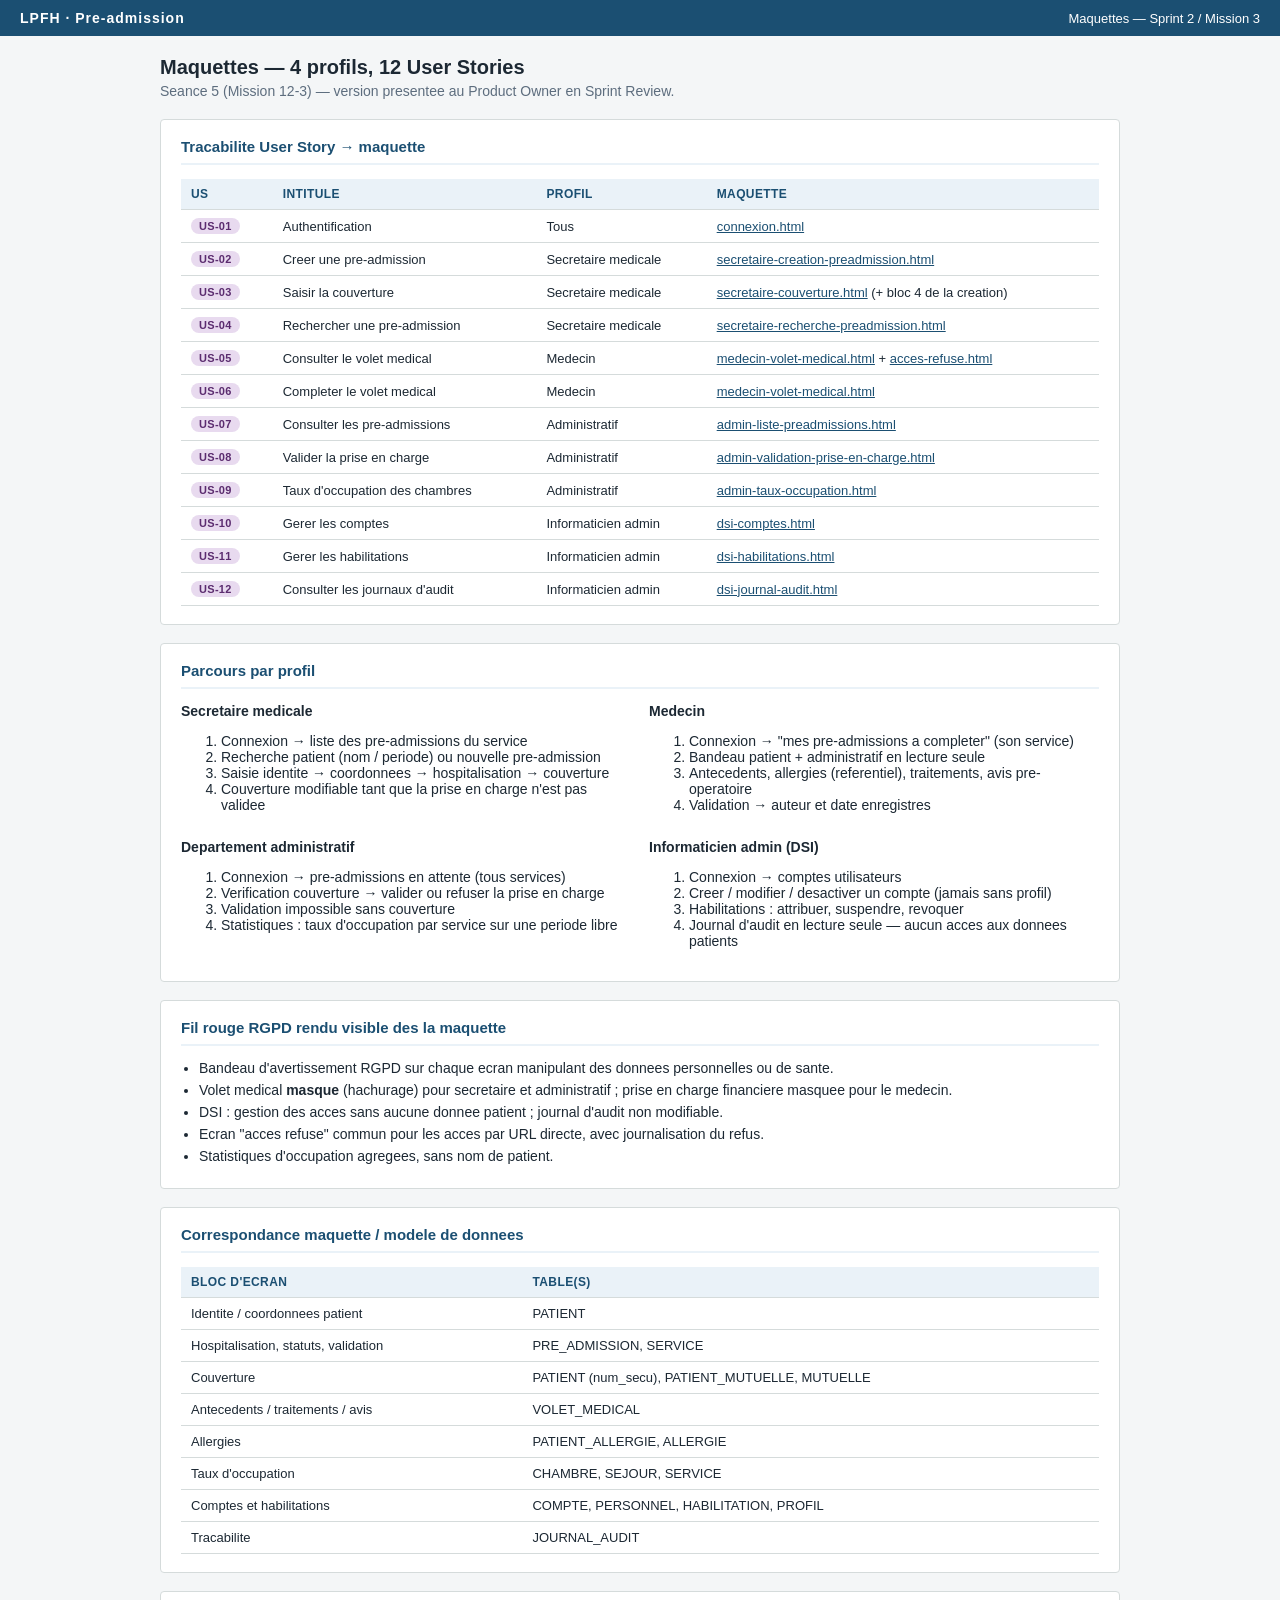
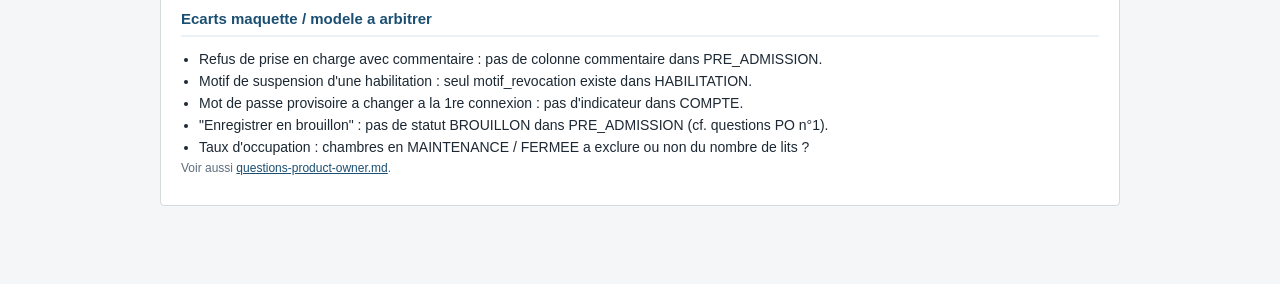
<file: maquettes/index.html>
<!DOCTYPE html>
<html lang="fr">
<head>
<meta charset="utf-8">
<title>Maquettes - AP Pre-admission LPFH - Sprint 2</title>
<link rel="stylesheet" href="style.css">
</head>
<body>
<header class="app"><div class="logo">LPFH &middot; Pre-admission</div><div class="user">Maquettes &mdash; Sprint 2 / Mission 3</div></header>
<main>
  <h1>Maquettes &mdash; 4 profils, 12 User Stories</h1>
  <p class="sous-titre">Seance 5 (Mission 12-3) &mdash; version presentee au Product Owner en Sprint Review.</p>

  <section class="carte">
    <h2>Tracabilite User Story &rarr; maquette</h2>
    <table>
      <tr><th>US</th><th>Intitule</th><th>Profil</th><th>Maquette</th></tr>
      <tr><td><span class="us">US-01</span></td><td>Authentification</td><td>Tous</td><td><a href="connexion.html">connexion.html</a></td></tr>
      <tr><td><span class="us">US-02</span></td><td>Creer une pre-admission</td><td>Secretaire medicale</td><td><a href="secretaire-creation-preadmission.html">secretaire-creation-preadmission.html</a></td></tr>
      <tr><td><span class="us">US-03</span></td><td>Saisir la couverture</td><td>Secretaire medicale</td><td><a href="secretaire-couverture.html">secretaire-couverture.html</a> (+ bloc 4 de la creation)</td></tr>
      <tr><td><span class="us">US-04</span></td><td>Rechercher une pre-admission</td><td>Secretaire medicale</td><td><a href="secretaire-recherche-preadmission.html">secretaire-recherche-preadmission.html</a></td></tr>
      <tr><td><span class="us">US-05</span></td><td>Consulter le volet medical</td><td>Medecin</td><td><a href="medecin-volet-medical.html">medecin-volet-medical.html</a> + <a href="acces-refuse.html">acces-refuse.html</a></td></tr>
      <tr><td><span class="us">US-06</span></td><td>Completer le volet medical</td><td>Medecin</td><td><a href="medecin-volet-medical.html">medecin-volet-medical.html</a></td></tr>
      <tr><td><span class="us">US-07</span></td><td>Consulter les pre-admissions</td><td>Administratif</td><td><a href="admin-liste-preadmissions.html">admin-liste-preadmissions.html</a></td></tr>
      <tr><td><span class="us">US-08</span></td><td>Valider la prise en charge</td><td>Administratif</td><td><a href="admin-validation-prise-en-charge.html">admin-validation-prise-en-charge.html</a></td></tr>
      <tr><td><span class="us">US-09</span></td><td>Taux d'occupation des chambres</td><td>Administratif</td><td><a href="admin-taux-occupation.html">admin-taux-occupation.html</a></td></tr>
      <tr><td><span class="us">US-10</span></td><td>Gerer les comptes</td><td>Informaticien admin</td><td><a href="dsi-comptes.html">dsi-comptes.html</a></td></tr>
      <tr><td><span class="us">US-11</span></td><td>Gerer les habilitations</td><td>Informaticien admin</td><td><a href="dsi-habilitations.html">dsi-habilitations.html</a></td></tr>
      <tr><td><span class="us">US-12</span></td><td>Consulter les journaux d'audit</td><td>Informaticien admin</td><td><a href="dsi-journal-audit.html">dsi-journal-audit.html</a></td></tr>
    </table>
  </section>

  <section class="carte">
    <h2>Parcours par profil</h2>
    <div class="grille">
      <div>
        <strong>Secretaire medicale</strong>
        <ol class="liste">
          <li>Connexion &rarr; liste des pre-admissions du service</li>
          <li>Recherche patient (nom / periode) ou nouvelle pre-admission</li>
          <li>Saisie identite &rarr; coordonnees &rarr; hospitalisation &rarr; couverture</li>
          <li>Couverture modifiable tant que la prise en charge n'est pas validee</li>
        </ol>
      </div>
      <div>
        <strong>Medecin</strong>
        <ol class="liste">
          <li>Connexion &rarr; "mes pre-admissions a completer" (son service)</li>
          <li>Bandeau patient + administratif en lecture seule</li>
          <li>Antecedents, allergies (referentiel), traitements, avis pre-operatoire</li>
          <li>Validation &rarr; auteur et date enregistres</li>
        </ol>
      </div>
      <div>
        <strong>Departement administratif</strong>
        <ol class="liste">
          <li>Connexion &rarr; pre-admissions en attente (tous services)</li>
          <li>Verification couverture &rarr; valider ou refuser la prise en charge</li>
          <li>Validation impossible sans couverture</li>
          <li>Statistiques : taux d'occupation par service sur une periode libre</li>
        </ol>
      </div>
      <div>
        <strong>Informaticien admin (DSI)</strong>
        <ol class="liste">
          <li>Connexion &rarr; comptes utilisateurs</li>
          <li>Creer / modifier / desactiver un compte (jamais sans profil)</li>
          <li>Habilitations : attribuer, suspendre, revoquer</li>
          <li>Journal d'audit en lecture seule &mdash; aucun acces aux donnees patients</li>
        </ol>
      </div>
    </div>
  </section>

  <section class="carte">
    <h2>Fil rouge RGPD rendu visible des la maquette</h2>
    <ul class="liste">
      <li>Bandeau d'avertissement RGPD sur chaque ecran manipulant des donnees personnelles ou de sante.</li>
      <li>Volet medical <strong>masque</strong> (hachurage) pour secretaire et administratif ; prise en charge financiere masquee pour le medecin.</li>
      <li>DSI : gestion des acces sans aucune donnee patient ; journal d'audit non modifiable.</li>
      <li>Ecran "acces refuse" commun pour les acces par URL directe, avec journalisation du refus.</li>
      <li>Statistiques d'occupation agregees, sans nom de patient.</li>
    </ul>
  </section>

  <section class="carte">
    <h2>Correspondance maquette / modele de donnees</h2>
    <table>
      <tr><th>Bloc d'ecran</th><th>Table(s)</th></tr>
      <tr><td>Identite / coordonnees patient</td><td>PATIENT</td></tr>
      <tr><td>Hospitalisation, statuts, validation</td><td>PRE_ADMISSION, SERVICE</td></tr>
      <tr><td>Couverture</td><td>PATIENT (num_secu), PATIENT_MUTUELLE, MUTUELLE</td></tr>
      <tr><td>Antecedents / traitements / avis</td><td>VOLET_MEDICAL</td></tr>
      <tr><td>Allergies</td><td>PATIENT_ALLERGIE, ALLERGIE</td></tr>
      <tr><td>Taux d'occupation</td><td>CHAMBRE, SEJOUR, SERVICE</td></tr>
      <tr><td>Comptes et habilitations</td><td>COMPTE, PERSONNEL, HABILITATION, PROFIL</td></tr>
      <tr><td>Tracabilite</td><td>JOURNAL_AUDIT</td></tr>
    </table>
  </section>

  <section class="carte">
    <h2>Ecarts maquette / modele a arbitrer</h2>
    <ul class="liste">
      <li>Refus de prise en charge avec commentaire : pas de colonne commentaire dans PRE_ADMISSION.</li>
      <li>Motif de suspension d'une habilitation : seul motif_revocation existe dans HABILITATION.</li>
      <li>Mot de passe provisoire a changer a la 1re connexion : pas d'indicateur dans COMPTE.</li>
      <li>"Enregistrer en brouillon" : pas de statut BROUILLON dans PRE_ADMISSION (cf. questions PO n&deg;1).</li>
      <li>Taux d'occupation : chambres en MAINTENANCE / FERMEE a exclure ou non du nombre de lits ?</li>
    </ul>
    <p class="note">Voir aussi <a href="questions-product-owner.md">questions-product-owner.md</a>.</p>
  </section>
</main>
</body>
</html>
</file>
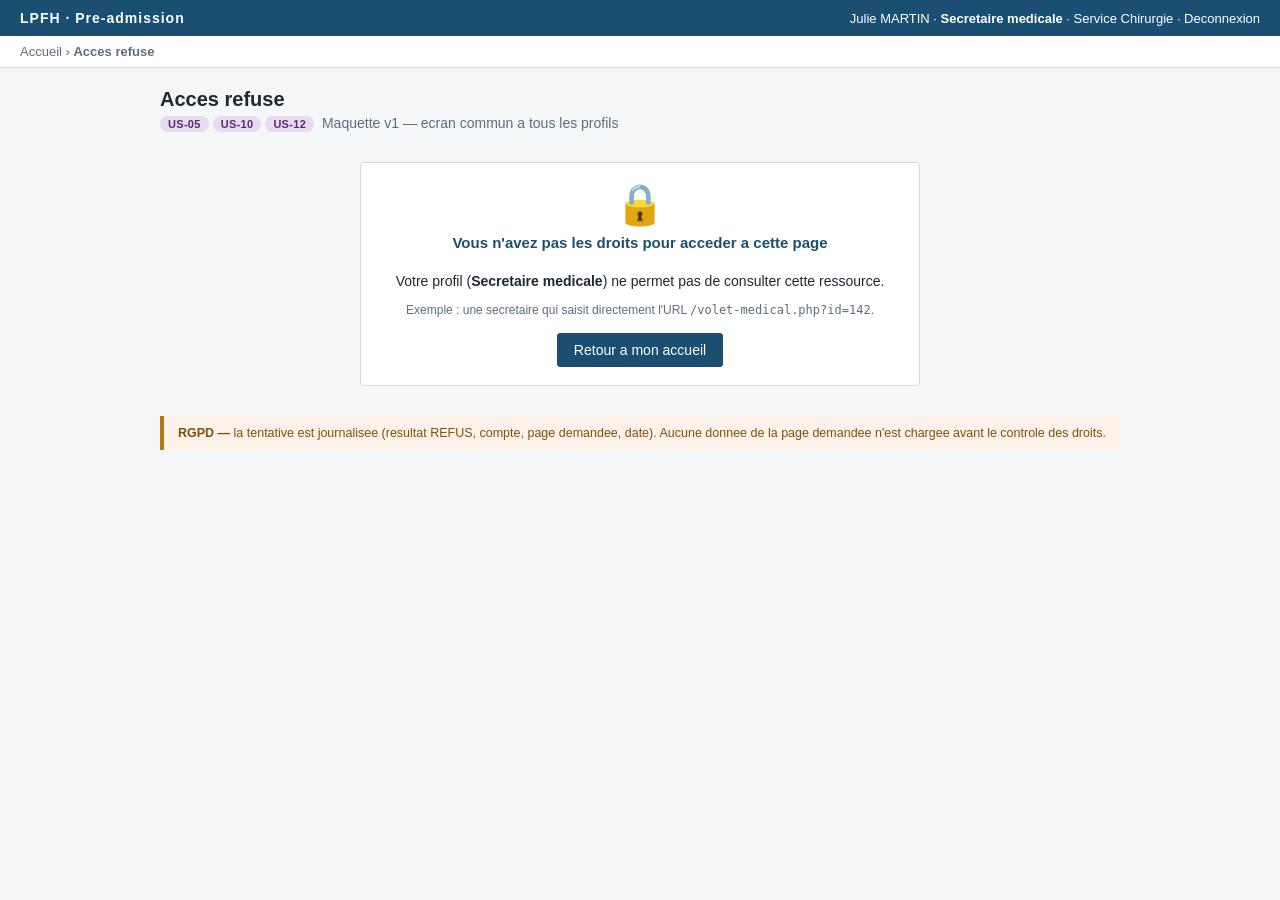
<file: maquettes/acces-refuse.html>
<!DOCTYPE html>
<html lang="fr">
<head>
<meta charset="utf-8">
<title>Maquette v1 - Acces refuse</title>
<link rel="stylesheet" href="style.css">
</head>
<body>
<header class="app">
  <div class="logo">LPFH &middot; Pre-admission</div>
  <div class="user">Julie MARTIN &middot; <strong>Secretaire medicale</strong> &middot; Service Chirurgie &middot; Deconnexion</div>
</header>
<nav class="fil">Accueil &rsaquo; <strong>Acces refuse</strong></nav>

<main>
  <h1>Acces refuse</h1>
  <p class="sous-titre"><span class="us">US-05</span><span class="us">US-10</span><span class="us">US-12</span> Maquette v1 &mdash; ecran commun a tous les profils</p>

  <section class="carte" style="max-width:560px;margin:30px auto;text-align:center">
    <div class="cadenas">&#128274;</div>
    <h2 style="border:none;text-align:center">Vous n'avez pas les droits pour acceder a cette page</h2>
    <p>Votre profil (<strong>Secretaire medicale</strong>) ne permet pas de consulter cette ressource.</p>
    <p class="note">Exemple : une secretaire qui saisit directement l'URL <code>/volet-medical.php?id=142</code>.</p>
    <div class="actions" style="justify-content:center;margin-top:16px">
      <button type="button" class="btn-primaire">Retour a mon accueil</button>
    </div>
  </section>

  <div class="rgpd">
    <strong>RGPD &mdash;</strong> la tentative est journalisee (resultat REFUS, compte, page demandee, date).
    Aucune donnee de la page demandee n'est chargee avant le controle des droits.
  </div>
</main>
</body>
</html>
</file>
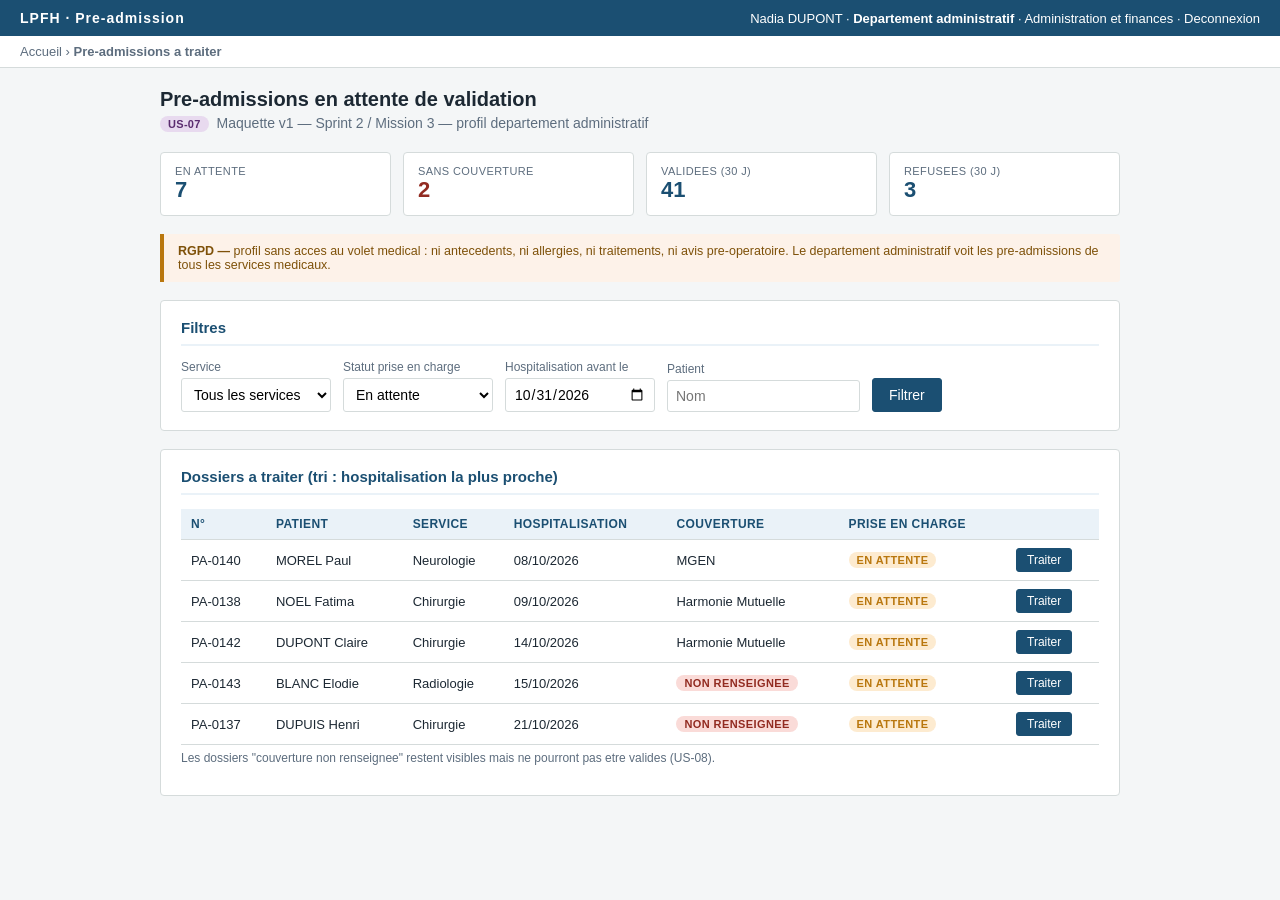
<file: maquettes/admin-liste-preadmissions.html>
<!DOCTYPE html>
<html lang="fr">
<head>
<meta charset="utf-8">
<title>Maquette v1 - Administratif - Pre-admissions a traiter</title>
<link rel="stylesheet" href="style.css">
</head>
<body>
<header class="app">
  <div class="logo">LPFH &middot; Pre-admission</div>
  <div class="user">Nadia DUPONT &middot; <strong>Departement administratif</strong> &middot; Administration et finances &middot; Deconnexion</div>
</header>
<nav class="fil">Accueil &rsaquo; <strong>Pre-admissions a traiter</strong></nav>

<main>
  <h1>Pre-admissions en attente de validation</h1>
  <p class="sous-titre"><span class="us">US-07</span> Maquette v1 &mdash; Sprint 2 / Mission 3 &mdash; profil departement administratif</p>

  <div class="kpi">
    <div><span>En attente</span><strong>7</strong></div>
    <div><span>Sans couverture</span><strong style="color:var(--rouge)">2</strong></div>
    <div><span>Validees (30 j)</span><strong>41</strong></div>
    <div><span>Refusees (30 j)</span><strong>3</strong></div>
  </div>

  <div class="rgpd">
    <strong>RGPD &mdash;</strong> profil sans acces au volet medical : ni antecedents, ni allergies, ni traitements, ni avis pre-operatoire.
    Le departement administratif voit les pre-admissions de tous les services medicaux.
  </div>

  <section class="carte">
    <h2>Filtres</h2>
    <div class="filtres">
      <div class="champ"><label>Service</label><select><option>Tous les services</option><option>Chirurgie</option><option>Neurologie</option><option>Radiologie</option></select></div>
      <div class="champ"><label>Statut prise en charge</label><select><option>En attente</option><option>Validee</option><option>Refusee</option><option>Tous</option></select></div>
      <div class="champ"><label>Hospitalisation avant le</label><input type="date" value="2026-10-31"></div>
      <div class="champ"><label>Patient</label><input placeholder="Nom"></div>
      <button type="button" class="btn-primaire">Filtrer</button>
    </div>
  </section>

  <section class="carte">
    <h2>Dossiers a traiter (tri : hospitalisation la plus proche)</h2>
    <table>
      <tr><th>N&deg;</th><th>Patient</th><th>Service</th><th>Hospitalisation</th><th>Couverture</th><th>Prise en charge</th><th></th></tr>
      <tr><td>PA-0140</td><td>MOREL Paul</td><td>Neurologie</td><td>08/10/2026</td><td>MGEN</td><td><span class="badge attente">En attente</span></td><td><button type="button" class="btn-primaire btn-petit">Traiter</button></td></tr>
      <tr><td>PA-0138</td><td>NOEL Fatima</td><td>Chirurgie</td><td>09/10/2026</td><td>Harmonie Mutuelle</td><td><span class="badge attente">En attente</span></td><td><button type="button" class="btn-primaire btn-petit">Traiter</button></td></tr>
      <tr><td>PA-0142</td><td>DUPONT Claire</td><td>Chirurgie</td><td>14/10/2026</td><td>Harmonie Mutuelle</td><td><span class="badge attente">En attente</span></td><td><button type="button" class="btn-primaire btn-petit">Traiter</button></td></tr>
      <tr><td>PA-0143</td><td>BLANC Elodie</td><td>Radiologie</td><td>15/10/2026</td><td><span class="badge refusee">Non renseignee</span></td><td><span class="badge attente">En attente</span></td><td><button type="button" class="btn-primaire btn-petit">Traiter</button></td></tr>
      <tr><td>PA-0137</td><td>DUPUIS Henri</td><td>Chirurgie</td><td>21/10/2026</td><td><span class="badge refusee">Non renseignee</span></td><td><span class="badge attente">En attente</span></td><td><button type="button" class="btn-primaire btn-petit">Traiter</button></td></tr>
    </table>
    <p class="note">Les dossiers "couverture non renseignee" restent visibles mais ne pourront pas etre valides (US-08).</p>
  </section>
</main>
</body>
</html>
</file>
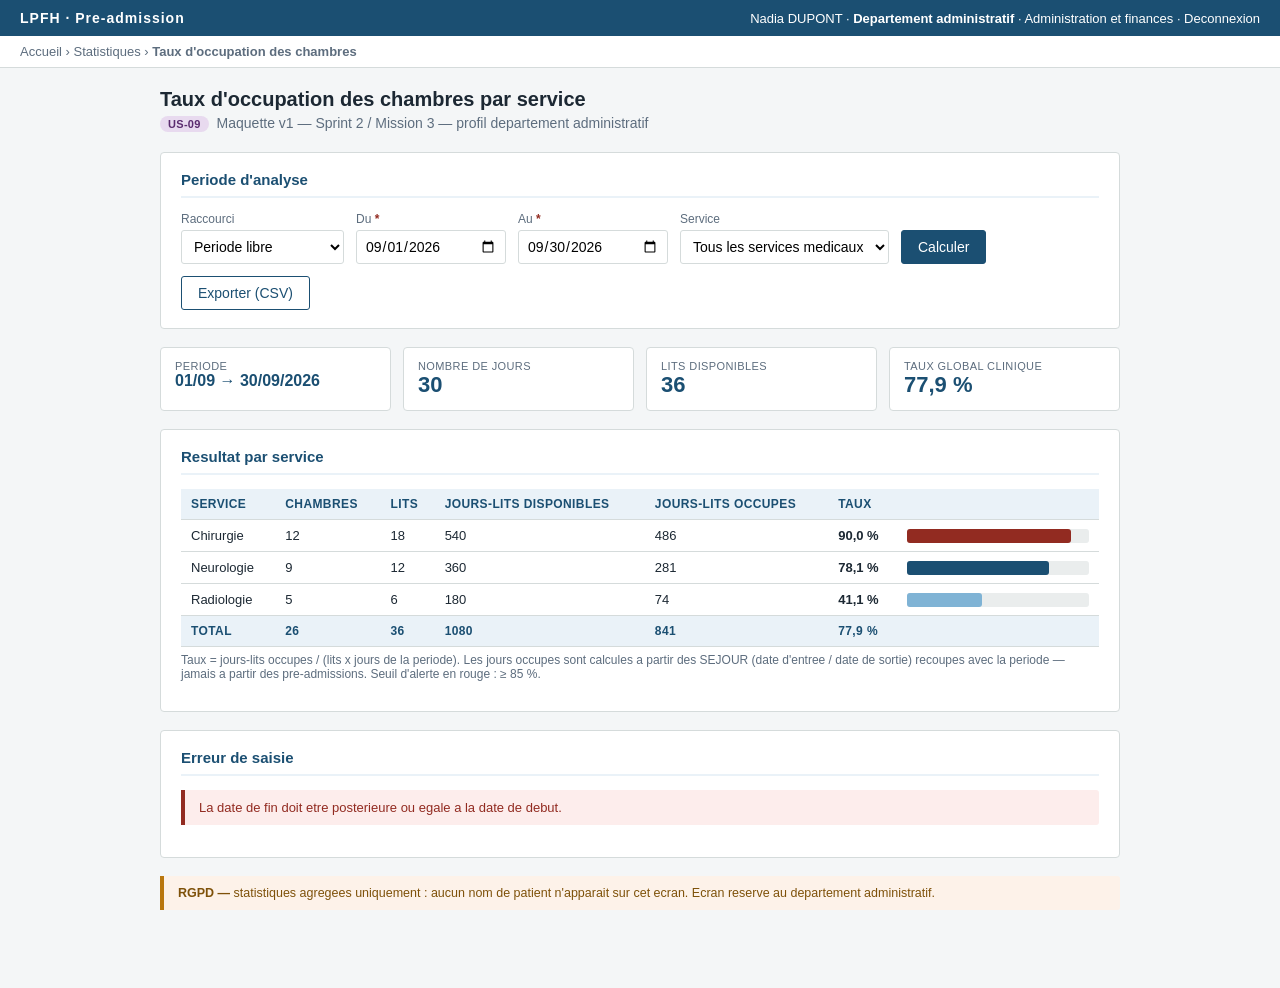
<file: maquettes/admin-taux-occupation.html>
<!DOCTYPE html>
<html lang="fr">
<head>
<meta charset="utf-8">
<title>Maquette v1 - Administratif - Taux d'occupation des chambres</title>
<link rel="stylesheet" href="style.css">
</head>
<body>
<header class="app">
  <div class="logo">LPFH &middot; Pre-admission</div>
  <div class="user">Nadia DUPONT &middot; <strong>Departement administratif</strong> &middot; Administration et finances &middot; Deconnexion</div>
</header>
<nav class="fil">Accueil &rsaquo; Statistiques &rsaquo; <strong>Taux d'occupation des chambres</strong></nav>

<main>
  <h1>Taux d'occupation des chambres par service</h1>
  <p class="sous-titre"><span class="us">US-09</span> Maquette v1 &mdash; Sprint 2 / Mission 3 &mdash; profil departement administratif</p>

  <section class="carte">
    <h2>Periode d'analyse</h2>
    <div class="filtres">
      <div class="champ"><label>Raccourci</label><select><option>Periode libre</option><option>Mois precedent</option><option>Trimestre precedent</option><option>Annee en cours</option></select></div>
      <div class="champ"><label>Du <span class="obli">*</span></label><input type="date" value="2026-09-01"></div>
      <div class="champ"><label>Au <span class="obli">*</span></label><input type="date" value="2026-09-30"></div>
      <div class="champ"><label>Service</label><select><option>Tous les services medicaux</option><option>Chirurgie</option><option>Neurologie</option><option>Radiologie</option></select></div>
      <button type="button" class="btn-primaire">Calculer</button>
      <button type="button" class="btn-secondaire">Exporter (CSV)</button>
    </div>
  </section>

  <div class="kpi">
    <div><span>Periode</span><strong style="font-size:16px">01/09 &rarr; 30/09/2026</strong></div>
    <div><span>Nombre de jours</span><strong>30</strong></div>
    <div><span>Lits disponibles</span><strong>36</strong></div>
    <div><span>Taux global clinique</span><strong>77,9 %</strong></div>
  </div>

  <section class="carte">
    <h2>Resultat par service</h2>
    <table>
      <tr><th>Service</th><th>Chambres</th><th>Lits</th><th>Jours-lits disponibles</th><th>Jours-lits occupes</th><th>Taux</th><th style="width:22%"></th></tr>
      <tr><td>Chirurgie</td><td>12</td><td>18</td><td>540</td><td>486</td><td><strong>90,0 %</strong></td><td><div class="barre"><span class="haut" style="width:90%"></span></div></td></tr>
      <tr><td>Neurologie</td><td>9</td><td>12</td><td>360</td><td>281</td><td><strong>78,1 %</strong></td><td><div class="barre"><span style="width:78.1%"></span></div></td></tr>
      <tr><td>Radiologie</td><td>5</td><td>6</td><td>180</td><td>74</td><td><strong>41,1 %</strong></td><td><div class="barre"><span class="bas" style="width:41.1%"></span></div></td></tr>
      <tr><th>Total</th><th>26</th><th>36</th><th>1080</th><th>841</th><th>77,9 %</th><th></th></tr>
    </table>
    <p class="note">Taux = jours-lits occupes / (lits x jours de la periode). Les jours occupes sont calcules a partir des SEJOUR
      (date d'entree / date de sortie) recoupes avec la periode &mdash; jamais a partir des pre-admissions. Seuil d'alerte en rouge : &ge; 85 %.</p>
  </section>

  <section class="carte">
    <h2>Erreur de saisie</h2>
    <div class="alerte erreur">La date de fin doit etre posterieure ou egale a la date de debut.</div>
  </section>

  <div class="rgpd">
    <strong>RGPD &mdash;</strong> statistiques agregees uniquement : aucun nom de patient n'apparait sur cet ecran. Ecran reserve au departement administratif.
  </div>
</main>
</body>
</html>
</file>
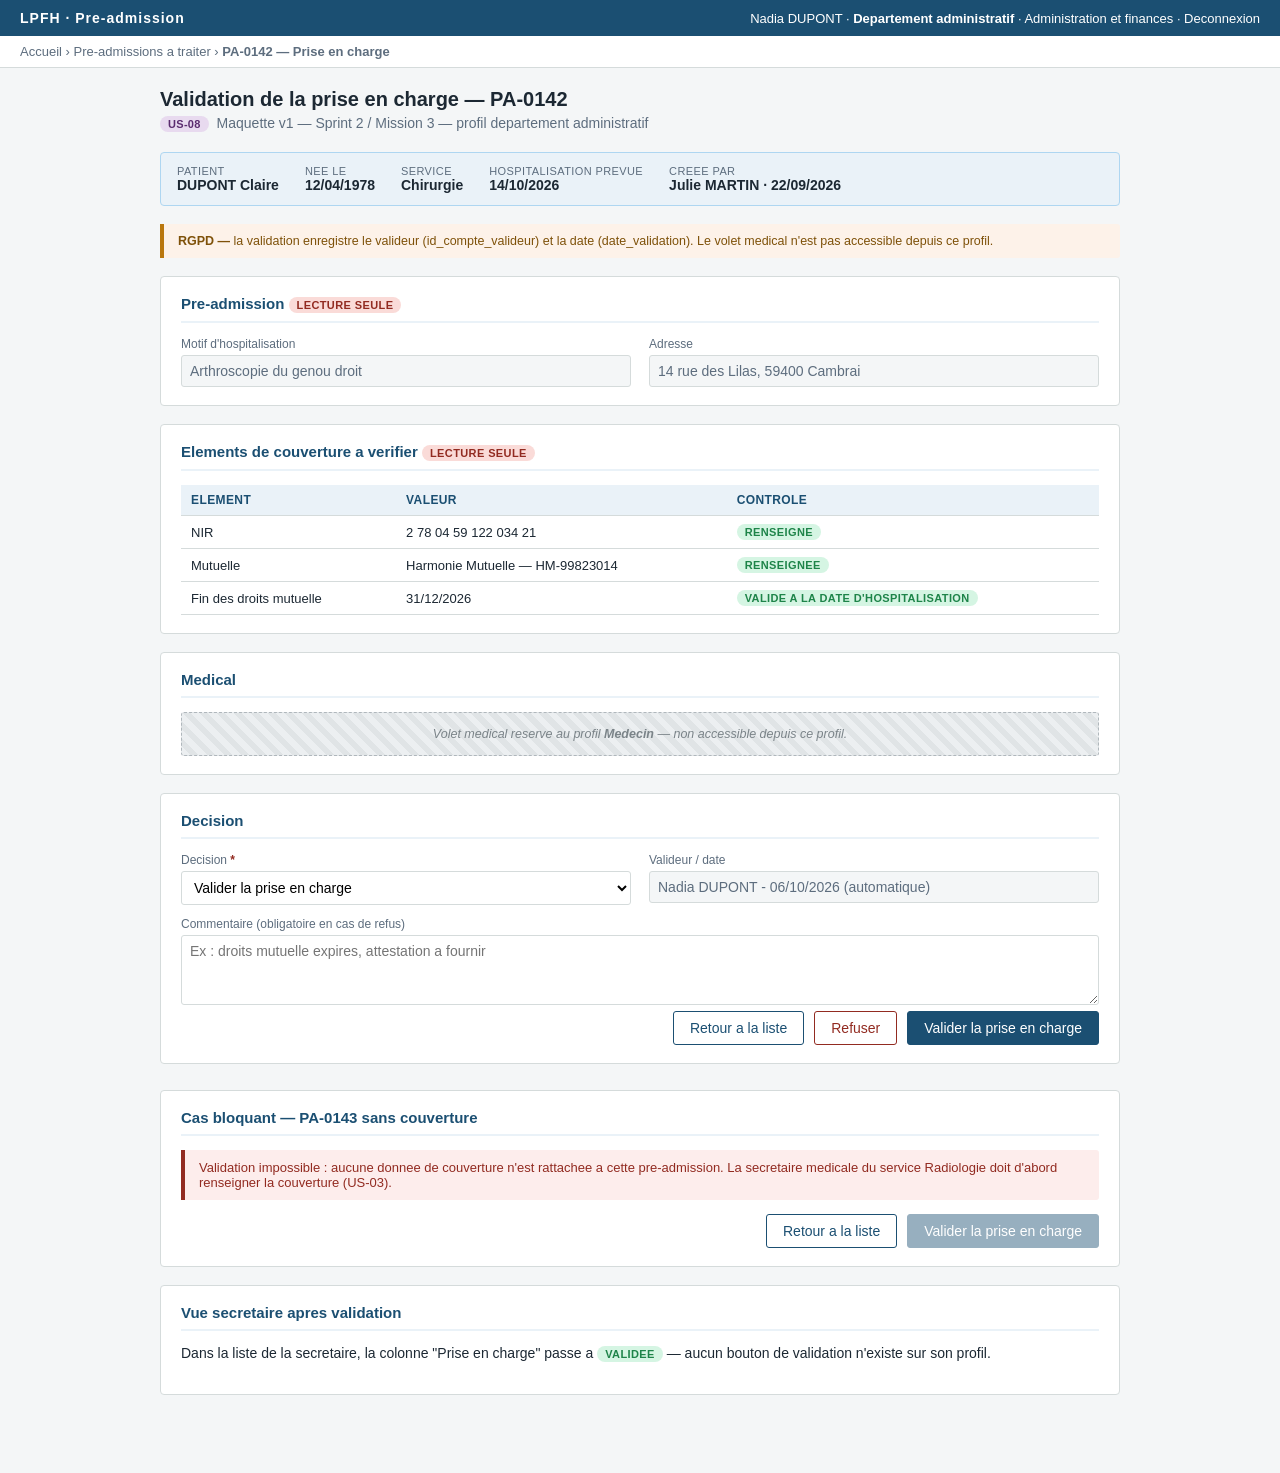
<file: maquettes/admin-validation-prise-en-charge.html>
<!DOCTYPE html>
<html lang="fr">
<head>
<meta charset="utf-8">
<title>Maquette v1 - Administratif - Validation de la prise en charge</title>
<link rel="stylesheet" href="style.css">
</head>
<body>
<header class="app">
  <div class="logo">LPFH &middot; Pre-admission</div>
  <div class="user">Nadia DUPONT &middot; <strong>Departement administratif</strong> &middot; Administration et finances &middot; Deconnexion</div>
</header>
<nav class="fil">Accueil &rsaquo; Pre-admissions a traiter &rsaquo; <strong>PA-0142 &mdash; Prise en charge</strong></nav>

<main>
  <h1>Validation de la prise en charge &mdash; PA-0142</h1>
  <p class="sous-titre"><span class="us">US-08</span> Maquette v1 &mdash; Sprint 2 / Mission 3 &mdash; profil departement administratif</p>

  <div class="bandeau-patient">
    <div><span>Patient</span><strong>DUPONT Claire</strong></div>
    <div><span>Nee le</span><strong>12/04/1978</strong></div>
    <div><span>Service</span><strong>Chirurgie</strong></div>
    <div><span>Hospitalisation prevue</span><strong>14/10/2026</strong></div>
    <div><span>Creee par</span><strong>Julie MARTIN &middot; 22/09/2026</strong></div>
  </div>

  <div class="rgpd">
    <strong>RGPD &mdash;</strong> la validation enregistre le valideur (id_compte_valideur) et la date (date_validation).
    Le volet medical n'est pas accessible depuis ce profil.
  </div>

  <section class="carte">
    <h2>Pre-admission <span class="badge sensible">Lecture seule</span></h2>
    <div class="grille">
      <div class="champ"><label>Motif d'hospitalisation</label><input value="Arthroscopie du genou droit" readonly></div>
      <div class="champ"><label>Adresse</label><input value="14 rue des Lilas, 59400 Cambrai" readonly></div>
    </div>
  </section>

  <section class="carte">
    <h2>Elements de couverture a verifier <span class="badge sensible">Lecture seule</span></h2>
    <table>
      <tr><th>Element</th><th>Valeur</th><th>Controle</th></tr>
      <tr><td>NIR</td><td>2 78 04 59 122 034 21</td><td><span class="badge validee">Renseigne</span></td></tr>
      <tr><td>Mutuelle</td><td>Harmonie Mutuelle &mdash; HM-99823014</td><td><span class="badge validee">Renseignee</span></td></tr>
      <tr><td>Fin des droits mutuelle</td><td>31/12/2026</td><td><span class="badge validee">Valide a la date d'hospitalisation</span></td></tr>
    </table>
  </section>

  <section class="carte">
    <h2>Medical</h2>
    <div class="masque">Volet medical reserve au profil <strong>Medecin</strong> &mdash; non accessible depuis ce profil.</div>
  </section>

  <section class="carte">
    <h2>Decision</h2>
    <div class="grille">
      <div class="champ"><label>Decision <span class="obli">*</span></label><select><option>Valider la prise en charge</option><option>Refuser la prise en charge</option></select></div>
      <div class="champ"><label>Valideur / date</label><input value="Nadia DUPONT - 06/10/2026 (automatique)" readonly></div>
      <div class="champ large"><label>Commentaire (obligatoire en cas de refus)</label><textarea placeholder="Ex : droits mutuelle expires, attestation a fournir"></textarea></div>
    </div>
    <div class="actions">
      <button type="button" class="btn-secondaire">Retour a la liste</button>
      <button type="button" class="btn-danger">Refuser</button>
      <button type="button" class="btn-primaire">Valider la prise en charge</button>
    </div>
  </section>

  <section class="carte" style="margin-top:26px">
    <h2>Cas bloquant &mdash; PA-0143 sans couverture</h2>
    <div class="alerte erreur">Validation impossible : aucune donnee de couverture n'est rattachee a cette pre-admission.
      La secretaire medicale du service Radiologie doit d'abord renseigner la couverture (US-03).</div>
    <div class="actions">
      <button type="button" class="btn-secondaire">Retour a la liste</button>
      <button type="button" class="btn-primaire" disabled>Valider la prise en charge</button>
    </div>
  </section>

  <section class="carte">
    <h2>Vue secretaire apres validation</h2>
    <p>Dans la liste de la secretaire, la colonne "Prise en charge" passe a <span class="badge validee">Validee</span> &mdash; aucun bouton de validation n'existe sur son profil.</p>
  </section>
</main>
</body>
</html>
</file>
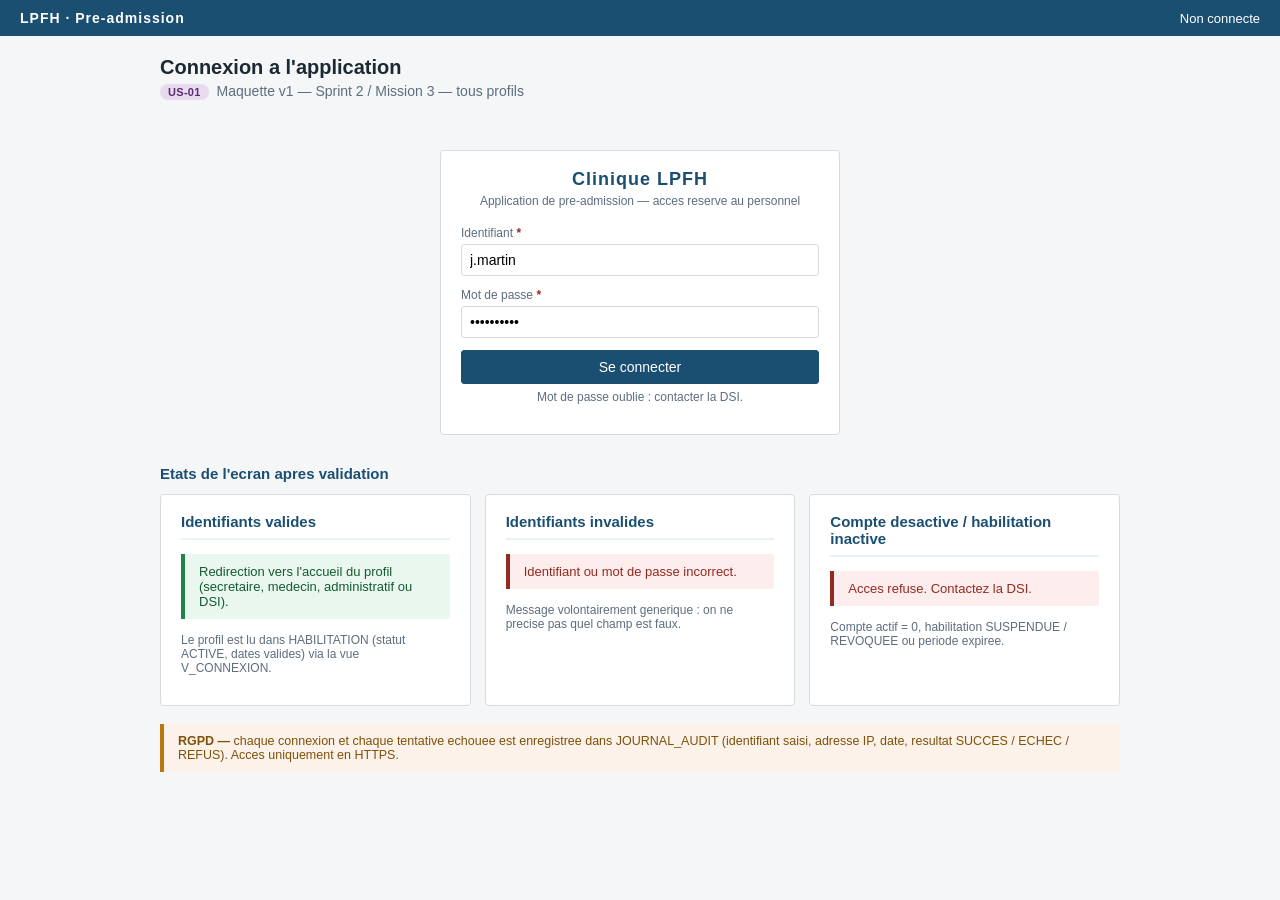
<file: maquettes/connexion.html>
<!DOCTYPE html>
<html lang="fr">
<head>
<meta charset="utf-8">
<title>Maquette v1 - Connexion</title>
<link rel="stylesheet" href="style.css">
</head>
<body>
<header class="app">
  <div class="logo">LPFH &middot; Pre-admission</div>
  <div class="user">Non connecte</div>
</header>

<main>
  <h1>Connexion a l'application</h1>
  <p class="sous-titre"><span class="us">US-01</span> Maquette v1 &mdash; Sprint 2 / Mission 3 &mdash; tous profils</p>

  <section class="carte login">
    <div class="logo-login">Clinique LPFH</div>
    <p class="note" style="text-align:center;margin:0 0 18px">Application de pre-admission &mdash; acces reserve au personnel</p>
    <form>
      <div class="champ"><label>Identifiant <span class="obli">*</span></label><input value="j.martin"></div>
      <div class="champ"><label>Mot de passe <span class="obli">*</span></label><input type="password" value="xxxxxxxxxx"></div>
      <button type="button" class="btn-primaire">Se connecter</button>
    </form>
    <p class="note" style="text-align:center">Mot de passe oublie : contacter la DSI.</p>
  </section>

  <h2 style="font-size:15px;color:var(--bleu);margin:30px 0 12px">Etats de l'ecran apres validation</h2>
  <div class="etats">
    <section class="carte">
      <h2>Identifiants valides</h2>
      <div class="alerte succes">Redirection vers l'accueil du profil (secretaire, medecin, administratif ou DSI).</div>
      <p class="note">Le profil est lu dans HABILITATION (statut ACTIVE, dates valides) via la vue V_CONNEXION.</p>
    </section>
    <section class="carte">
      <h2>Identifiants invalides</h2>
      <div class="alerte erreur">Identifiant ou mot de passe incorrect.</div>
      <p class="note">Message volontairement generique : on ne precise pas quel champ est faux.</p>
    </section>
    <section class="carte">
      <h2>Compte desactive / habilitation inactive</h2>
      <div class="alerte erreur">Acces refuse. Contactez la DSI.</div>
      <p class="note">Compte actif = 0, habilitation SUSPENDUE / REVOQUEE ou periode expiree.</p>
    </section>
  </div>

  <div class="rgpd" style="margin-top:18px">
    <strong>RGPD &mdash;</strong> chaque connexion et chaque tentative echouee est enregistree dans JOURNAL_AUDIT
    (identifiant saisi, adresse IP, date, resultat SUCCES / ECHEC / REFUS). Acces uniquement en HTTPS.
  </div>
</main>
</body>
</html>
</file>
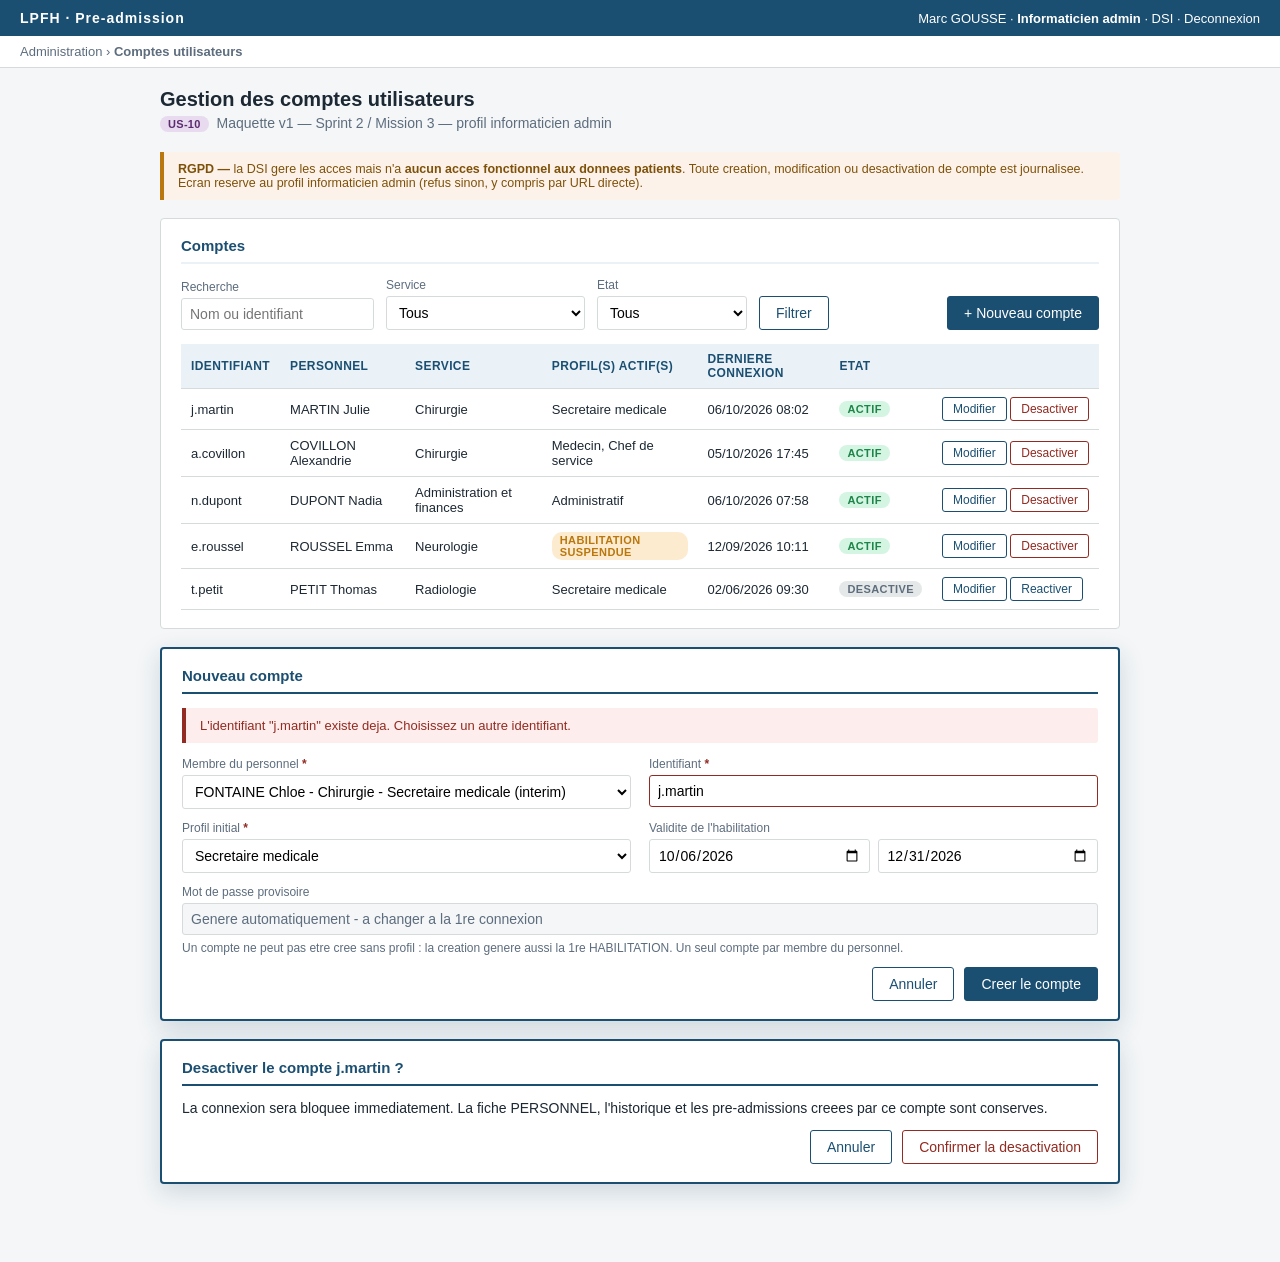
<file: maquettes/dsi-comptes.html>
<!DOCTYPE html>
<html lang="fr">
<head>
<meta charset="utf-8">
<title>Maquette v1 - Informaticien admin - Gestion des comptes</title>
<link rel="stylesheet" href="style.css">
</head>
<body>
<header class="app">
  <div class="logo">LPFH &middot; Pre-admission</div>
  <div class="user">Marc GOUSSE &middot; <strong>Informaticien admin</strong> &middot; DSI &middot; Deconnexion</div>
</header>
<nav class="fil">Administration &rsaquo; <strong>Comptes utilisateurs</strong></nav>

<main>
  <h1>Gestion des comptes utilisateurs</h1>
  <p class="sous-titre"><span class="us">US-10</span> Maquette v1 &mdash; Sprint 2 / Mission 3 &mdash; profil informaticien admin</p>

  <div class="rgpd">
    <strong>RGPD &mdash;</strong> la DSI gere les acces mais n'a <strong>aucun acces fonctionnel aux donnees patients</strong>.
    Toute creation, modification ou desactivation de compte est journalisee. Ecran reserve au profil informaticien admin (refus sinon, y compris par URL directe).
  </div>

  <section class="carte">
    <h2>Comptes</h2>
    <div class="filtres" style="margin-bottom:14px">
      <div class="champ"><label>Recherche</label><input placeholder="Nom ou identifiant"></div>
      <div class="champ"><label>Service</label><select><option>Tous</option><option>Chirurgie</option><option>Neurologie</option><option>Radiologie</option><option>Administration et finances</option><option>DSI</option></select></div>
      <div class="champ"><label>Etat</label><select><option>Tous</option><option>Actifs</option><option>Desactives</option></select></div>
      <button type="button" class="btn-secondaire">Filtrer</button>
      <button type="button" class="btn-primaire" style="margin-left:auto">+ Nouveau compte</button>
    </div>
    <table>
      <tr><th>Identifiant</th><th>Personnel</th><th>Service</th><th>Profil(s) actif(s)</th><th>Derniere connexion</th><th>Etat</th><th></th></tr>
      <tr><td>j.martin</td><td>MARTIN Julie</td><td>Chirurgie</td><td>Secretaire medicale</td><td>06/10/2026 08:02</td><td><span class="badge validee">Actif</span></td>
        <td><button type="button" class="btn-secondaire btn-petit">Modifier</button> <button type="button" class="btn-danger btn-petit">Desactiver</button></td></tr>
      <tr><td>a.covillon</td><td>COVILLON Alexandrie</td><td>Chirurgie</td><td>Medecin, Chef de service</td><td>05/10/2026 17:45</td><td><span class="badge validee">Actif</span></td>
        <td><button type="button" class="btn-secondaire btn-petit">Modifier</button> <button type="button" class="btn-danger btn-petit">Desactiver</button></td></tr>
      <tr><td>n.dupont</td><td>DUPONT Nadia</td><td>Administration et finances</td><td>Administratif</td><td>06/10/2026 07:58</td><td><span class="badge validee">Actif</span></td>
        <td><button type="button" class="btn-secondaire btn-petit">Modifier</button> <button type="button" class="btn-danger btn-petit">Desactiver</button></td></tr>
      <tr><td>e.roussel</td><td>ROUSSEL Emma</td><td>Neurologie</td><td><span class="badge attente">Habilitation suspendue</span></td><td>12/09/2026 10:11</td><td><span class="badge validee">Actif</span></td>
        <td><button type="button" class="btn-secondaire btn-petit">Modifier</button> <button type="button" class="btn-danger btn-petit">Desactiver</button></td></tr>
      <tr><td>t.petit</td><td>PETIT Thomas</td><td>Radiologie</td><td>Secretaire medicale</td><td>02/06/2026 09:30</td><td><span class="badge inactif">Desactive</span></td>
        <td><button type="button" class="btn-secondaire btn-petit">Modifier</button> <button type="button" class="btn-secondaire btn-petit">Reactiver</button></td></tr>
    </table>
  </section>

  <section class="carte modale">
    <h2>Nouveau compte</h2>
    <div class="alerte erreur">L'identifiant "j.martin" existe deja. Choisissez un autre identifiant.</div>
    <div class="grille">
      <div class="champ"><label>Membre du personnel <span class="obli">*</span></label>
        <select><option>FONTAINE Chloe - Chirurgie - Secretaire medicale (interim)</option><option>-- Personnel sans compte --</option></select></div>
      <div class="champ"><label>Identifiant <span class="obli">*</span></label><input value="j.martin" style="border-color:var(--rouge)"></div>
      <div class="champ"><label>Profil initial <span class="obli">*</span></label>
        <select><option>Secretaire medicale</option><option>Medecin</option><option>Chef de service</option><option>Administratif</option><option>Informaticien admin</option></select></div>
      <div class="champ"><label>Validite de l'habilitation</label>
        <div style="display:flex;gap:8px"><input type="date" value="2026-10-06" style="flex:1"><input type="date" value="2026-12-31" style="flex:1"></div></div>
      <div class="champ large"><label>Mot de passe provisoire</label><input value="Genere automatiquement - a changer a la 1re connexion" readonly></div>
    </div>
    <p class="note">Un compte ne peut pas etre cree sans profil : la creation genere aussi la 1re HABILITATION. Un seul compte par membre du personnel.</p>
    <div class="actions">
      <button type="button" class="btn-secondaire">Annuler</button>
      <button type="button" class="btn-primaire">Creer le compte</button>
    </div>
  </section>

  <section class="carte modale">
    <h2>Desactiver le compte j.martin ?</h2>
    <p>La connexion sera bloquee immediatement. La fiche PERSONNEL, l'historique et les pre-admissions creees par ce compte sont conserves.</p>
    <div class="actions">
      <button type="button" class="btn-secondaire">Annuler</button>
      <button type="button" class="btn-danger">Confirmer la desactivation</button>
    </div>
  </section>
</main>
</body>
</html>
</file>
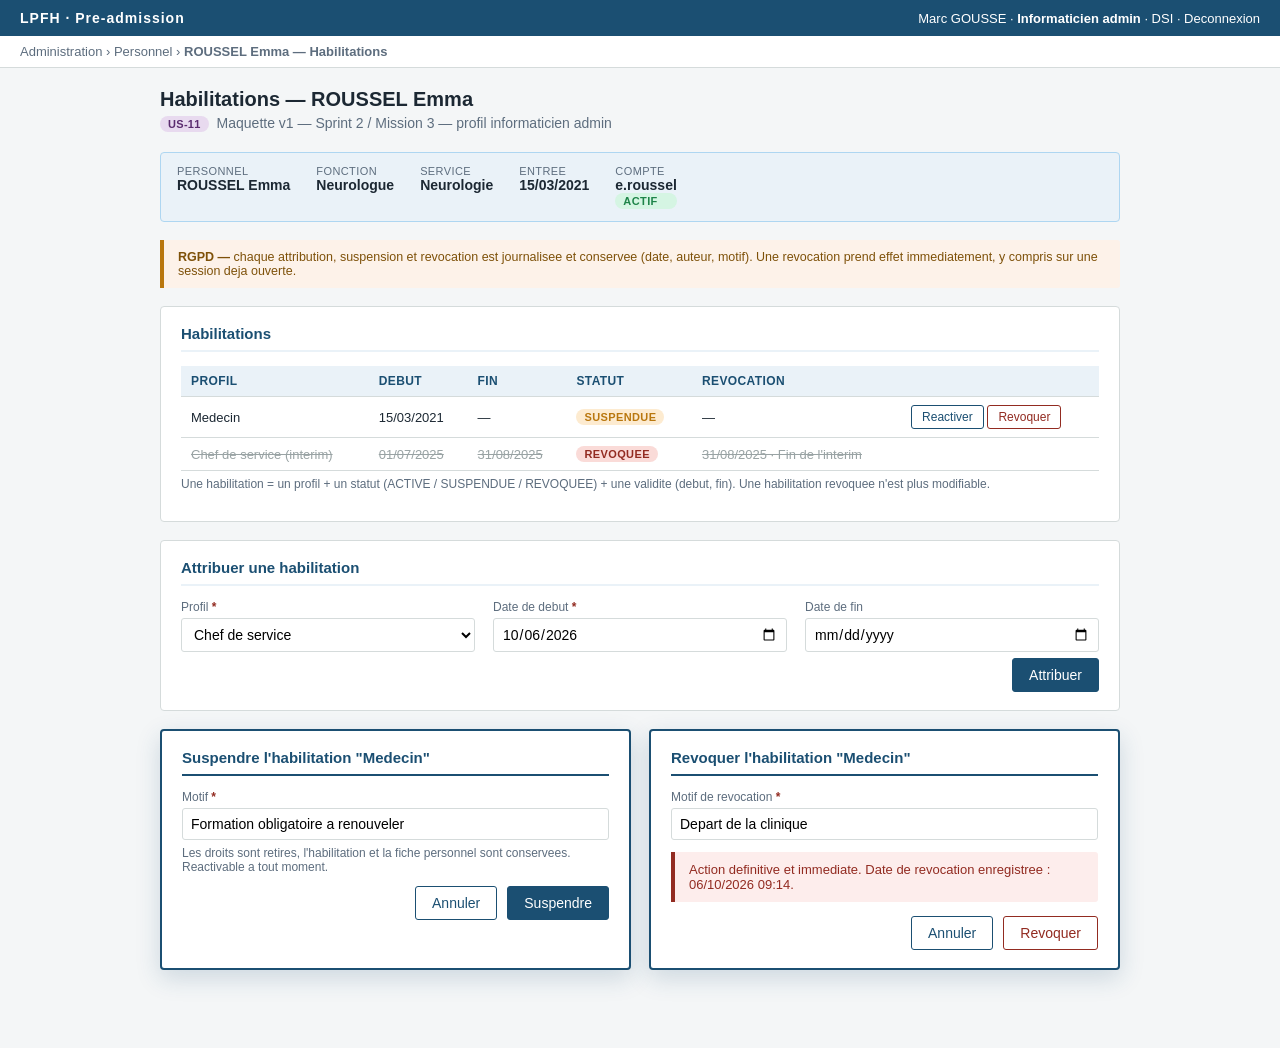
<file: maquettes/dsi-habilitations.html>
<!DOCTYPE html>
<html lang="fr">
<head>
<meta charset="utf-8">
<title>Maquette v1 - Informaticien admin - Habilitations</title>
<link rel="stylesheet" href="style.css">
</head>
<body>
<header class="app">
  <div class="logo">LPFH &middot; Pre-admission</div>
  <div class="user">Marc GOUSSE &middot; <strong>Informaticien admin</strong> &middot; DSI &middot; Deconnexion</div>
</header>
<nav class="fil">Administration &rsaquo; Personnel &rsaquo; <strong>ROUSSEL Emma &mdash; Habilitations</strong></nav>

<main>
  <h1>Habilitations &mdash; ROUSSEL Emma</h1>
  <p class="sous-titre"><span class="us">US-11</span> Maquette v1 &mdash; Sprint 2 / Mission 3 &mdash; profil informaticien admin</p>

  <div class="bandeau-patient">
    <div><span>Personnel</span><strong>ROUSSEL Emma</strong></div>
    <div><span>Fonction</span><strong>Neurologue</strong></div>
    <div><span>Service</span><strong>Neurologie</strong></div>
    <div><span>Entree</span><strong>15/03/2021</strong></div>
    <div><span>Compte</span><strong>e.roussel <span class="badge validee">Actif</span></strong></div>
  </div>

  <div class="rgpd">
    <strong>RGPD &mdash;</strong> chaque attribution, suspension et revocation est journalisee et conservee (date, auteur, motif).
    Une revocation prend effet immediatement, y compris sur une session deja ouverte.
  </div>

  <section class="carte">
    <h2>Habilitations</h2>
    <table>
      <tr><th>Profil</th><th>Debut</th><th>Fin</th><th>Statut</th><th>Revocation</th><th></th></tr>
      <tr><td>Medecin</td><td>15/03/2021</td><td>&mdash;</td><td><span class="badge attente">Suspendue</span></td><td>&mdash;</td>
        <td><button type="button" class="btn-secondaire btn-petit">Reactiver</button> <button type="button" class="btn-danger btn-petit">Revoquer</button></td></tr>
      <tr class="revoquee"><td>Chef de service (interim)</td><td>01/07/2025</td><td>31/08/2025</td><td><span class="badge refusee">Revoquee</span></td><td>31/08/2025 &middot; Fin de l'interim</td><td></td></tr>
    </table>
    <p class="note">Une habilitation = un profil + un statut (ACTIVE / SUSPENDUE / REVOQUEE) + une validite (debut, fin). Une habilitation revoquee n'est plus modifiable.</p>
  </section>

  <section class="carte">
    <h2>Attribuer une habilitation</h2>
    <div class="grille trois">
      <div class="champ"><label>Profil <span class="obli">*</span></label><select><option>Chef de service</option><option>Medecin</option><option>Secretaire medicale</option><option>Administratif</option><option>Informaticien admin</option></select></div>
      <div class="champ"><label>Date de debut <span class="obli">*</span></label><input type="date" value="2026-10-06"></div>
      <div class="champ"><label>Date de fin</label><input type="date" placeholder="Illimitee"></div>
    </div>
    <div class="actions"><button type="button" class="btn-primaire">Attribuer</button></div>
  </section>

  <div class="grille">
    <section class="carte modale">
      <h2>Suspendre l'habilitation "Medecin"</h2>
      <div class="champ"><label>Motif <span class="obli">*</span></label><input value="Formation obligatoire a renouveler"></div>
      <p class="note">Les droits sont retires, l'habilitation et la fiche personnel sont conservees. Reactivable a tout moment.</p>
      <div class="actions"><button type="button" class="btn-secondaire">Annuler</button><button type="button" class="btn-primaire">Suspendre</button></div>
    </section>
    <section class="carte modale">
      <h2>Revoquer l'habilitation "Medecin"</h2>
      <div class="champ"><label>Motif de revocation <span class="obli">*</span></label><input value="Depart de la clinique"></div>
      <div class="alerte erreur" style="margin-top:12px">Action definitive et immediate. Date de revocation enregistree : 06/10/2026 09:14.</div>
      <div class="actions"><button type="button" class="btn-secondaire">Annuler</button><button type="button" class="btn-danger">Revoquer</button></div>
    </section>
  </div>
</main>
</body>
</html>
</file>
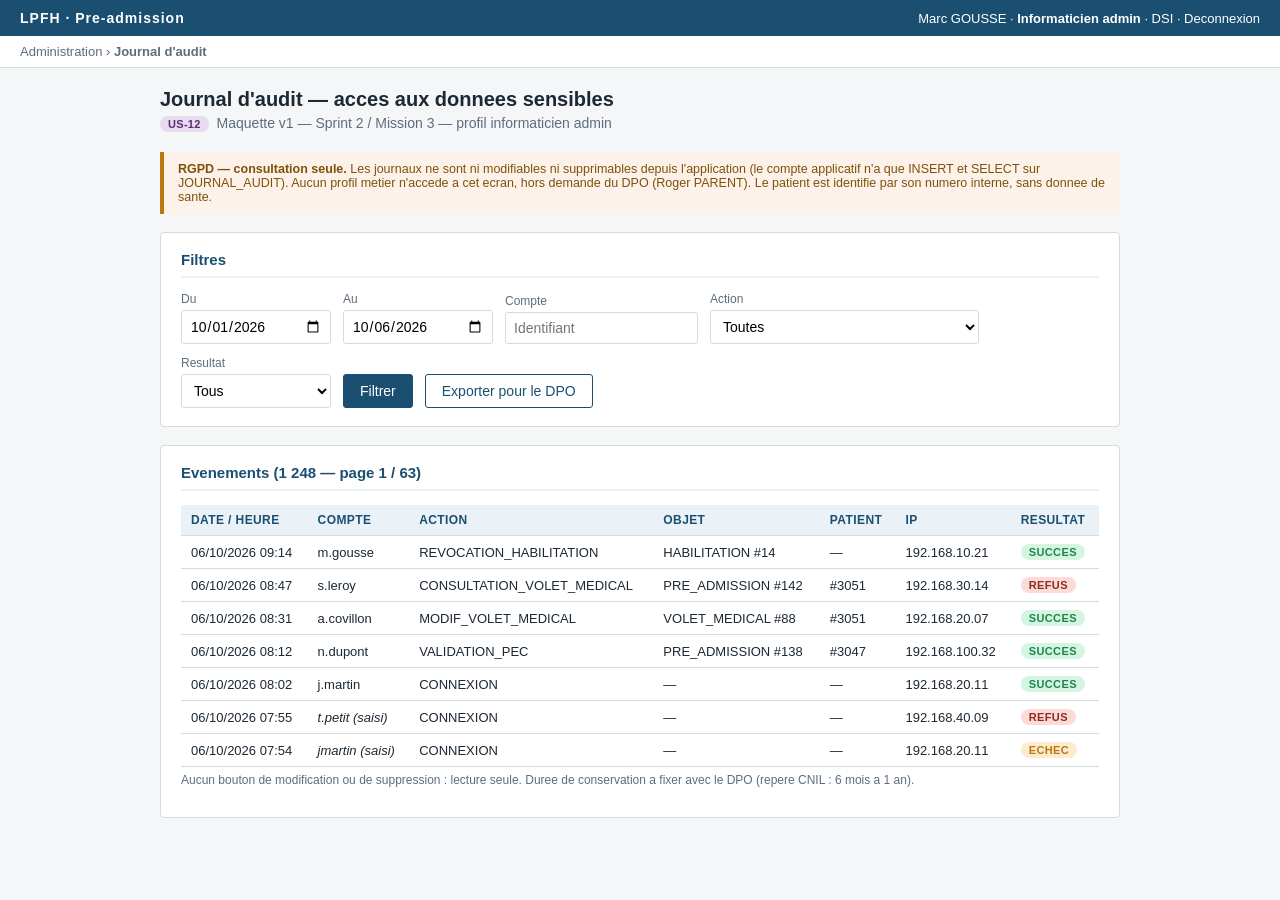
<file: maquettes/dsi-journal-audit.html>
<!DOCTYPE html>
<html lang="fr">
<head>
<meta charset="utf-8">
<title>Maquette v1 - Informaticien admin - Journal d'audit</title>
<link rel="stylesheet" href="style.css">
</head>
<body>
<header class="app">
  <div class="logo">LPFH &middot; Pre-admission</div>
  <div class="user">Marc GOUSSE &middot; <strong>Informaticien admin</strong> &middot; DSI &middot; Deconnexion</div>
</header>
<nav class="fil">Administration &rsaquo; <strong>Journal d'audit</strong></nav>

<main>
  <h1>Journal d'audit &mdash; acces aux donnees sensibles</h1>
  <p class="sous-titre"><span class="us">US-12</span> Maquette v1 &mdash; Sprint 2 / Mission 3 &mdash; profil informaticien admin</p>

  <div class="rgpd">
    <strong>RGPD &mdash; consultation seule.</strong> Les journaux ne sont ni modifiables ni supprimables depuis l'application
    (le compte applicatif n'a que INSERT et SELECT sur JOURNAL_AUDIT). Aucun profil metier n'accede a cet ecran, hors demande du DPO (Roger PARENT).
    Le patient est identifie par son numero interne, sans donnee de sante.
  </div>

  <section class="carte">
    <h2>Filtres</h2>
    <div class="filtres">
      <div class="champ"><label>Du</label><input type="date" value="2026-10-01"></div>
      <div class="champ"><label>Au</label><input type="date" value="2026-10-06"></div>
      <div class="champ"><label>Compte</label><input placeholder="Identifiant"></div>
      <div class="champ"><label>Action</label><select><option>Toutes</option><option>CONNEXION</option><option>CONSULTATION_VOLET_MEDICAL</option><option>MODIF_VOLET_MEDICAL</option><option>CREATION_PRE_ADMISSION</option><option>VALIDATION_PEC</option><option>GESTION_COMPTE</option><option>REVOCATION_HABILITATION</option></select></div>
      <div class="champ"><label>Resultat</label><select><option>Tous</option><option>SUCCES</option><option>ECHEC</option><option>REFUS</option></select></div>
      <button type="button" class="btn-primaire">Filtrer</button>
      <button type="button" class="btn-secondaire">Exporter pour le DPO</button>
    </div>
  </section>

  <section class="carte">
    <h2>Evenements (1 248 &mdash; page 1 / 63)</h2>
    <table>
      <tr><th>Date / heure</th><th>Compte</th><th>Action</th><th>Objet</th><th>Patient</th><th>IP</th><th>Resultat</th></tr>
      <tr><td>06/10/2026 09:14</td><td>m.gousse</td><td>REVOCATION_HABILITATION</td><td>HABILITATION #14</td><td>&mdash;</td><td>192.168.10.21</td><td><span class="badge validee">Succes</span></td></tr>
      <tr><td>06/10/2026 08:47</td><td>s.leroy</td><td>CONSULTATION_VOLET_MEDICAL</td><td>PRE_ADMISSION #142</td><td>#3051</td><td>192.168.30.14</td><td><span class="badge refusee">Refus</span></td></tr>
      <tr><td>06/10/2026 08:31</td><td>a.covillon</td><td>MODIF_VOLET_MEDICAL</td><td>VOLET_MEDICAL #88</td><td>#3051</td><td>192.168.20.07</td><td><span class="badge validee">Succes</span></td></tr>
      <tr><td>06/10/2026 08:12</td><td>n.dupont</td><td>VALIDATION_PEC</td><td>PRE_ADMISSION #138</td><td>#3047</td><td>192.168.100.32</td><td><span class="badge validee">Succes</span></td></tr>
      <tr><td>06/10/2026 08:02</td><td>j.martin</td><td>CONNEXION</td><td>&mdash;</td><td>&mdash;</td><td>192.168.20.11</td><td><span class="badge validee">Succes</span></td></tr>
      <tr><td>06/10/2026 07:55</td><td><em>t.petit (saisi)</em></td><td>CONNEXION</td><td>&mdash;</td><td>&mdash;</td><td>192.168.40.09</td><td><span class="badge refusee">Refus</span></td></tr>
      <tr><td>06/10/2026 07:54</td><td><em>jmartin (saisi)</em></td><td>CONNEXION</td><td>&mdash;</td><td>&mdash;</td><td>192.168.20.11</td><td><span class="badge attente">Echec</span></td></tr>
    </table>
    <p class="note">Aucun bouton de modification ou de suppression : lecture seule. Duree de conservation a fixer avec le DPO (repere CNIL : 6 mois a 1 an).</p>
  </section>
</main>
</body>
</html>
</file>
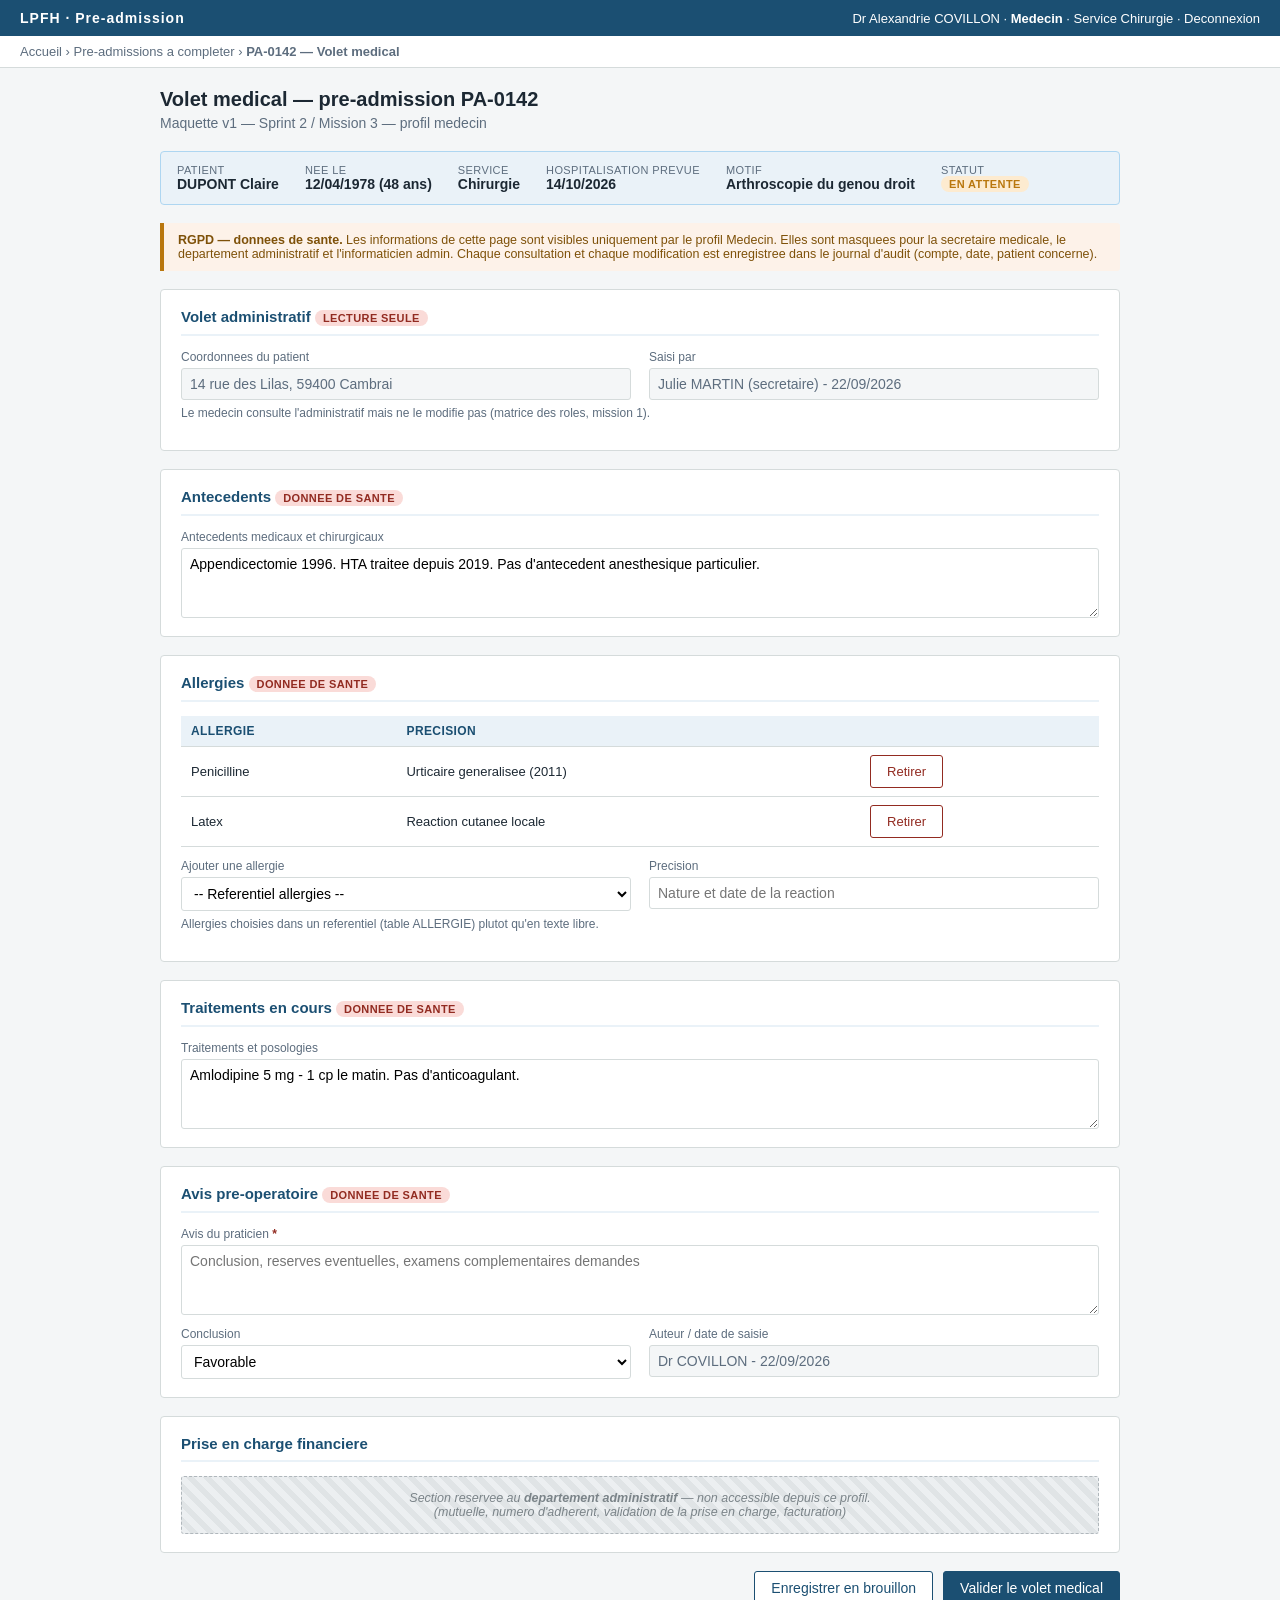
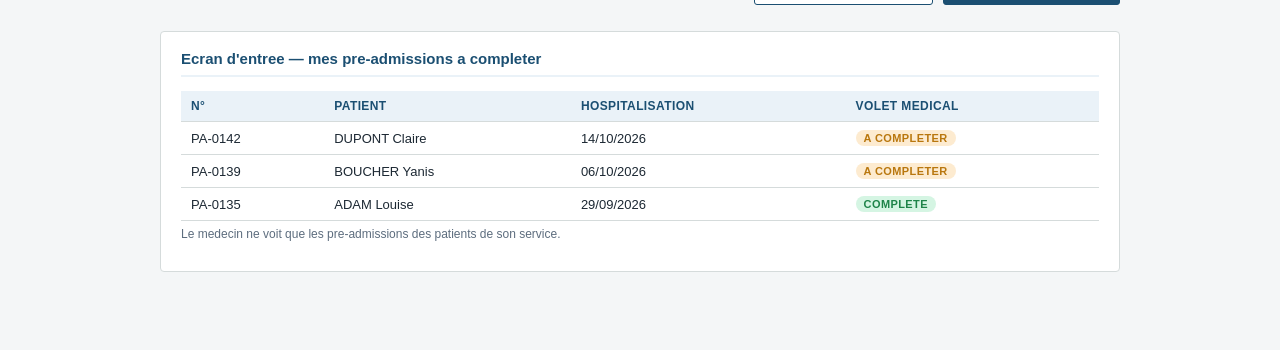
<file: maquettes/medecin-volet-medical.html>
<!DOCTYPE html>
<html lang="fr">
<head>
<meta charset="utf-8">
<title>Maquette v1 - Medecin - Volet medical</title>
<link rel="stylesheet" href="style.css">
</head>
<body>
<header class="app">
  <div class="logo">LPFH &middot; Pre-admission</div>
  <div class="user">Dr Alexandrie COVILLON &middot; <strong>Medecin</strong> &middot; Service Chirurgie &middot; Deconnexion</div>
</header>
<nav class="fil">Accueil &rsaquo; Pre-admissions a completer &rsaquo; <strong>PA-0142 &mdash; Volet medical</strong></nav>

<main>
  <h1>Volet medical &mdash; pre-admission PA-0142</h1>
  <p class="sous-titre">Maquette v1 &mdash; Sprint 2 / Mission 3 &mdash; profil medecin</p>

  <div class="bandeau-patient">
    <div><span>Patient</span><strong>DUPONT Claire</strong></div>
    <div><span>Nee le</span><strong>12/04/1978 (48 ans)</strong></div>
    <div><span>Service</span><strong>Chirurgie</strong></div>
    <div><span>Hospitalisation prevue</span><strong>14/10/2026</strong></div>
    <div><span>Motif</span><strong>Arthroscopie du genou droit</strong></div>
    <div><span>Statut</span><strong><span class="badge attente">En attente</span></strong></div>
  </div>

  <div class="rgpd">
    <strong>RGPD &mdash; donnees de sante.</strong> Les informations de cette page sont visibles uniquement par le profil Medecin.
    Elles sont masquees pour la secretaire medicale, le departement administratif et l'informaticien admin.
    Chaque consultation et chaque modification est enregistree dans le journal d'audit (compte, date, patient concerne).
  </div>

  <section class="carte">
    <h2>Volet administratif <span class="badge sensible">Lecture seule</span></h2>
    <div class="grille">
      <div class="champ"><label>Coordonnees du patient</label><input value="14 rue des Lilas, 59400 Cambrai" readonly></div>
      <div class="champ"><label>Saisi par</label><input value="Julie MARTIN (secretaire) - 22/09/2026" readonly></div>
    </div>
    <p class="note">Le medecin consulte l'administratif mais ne le modifie pas (matrice des roles, mission 1).</p>
  </section>

  <section class="carte">
    <h2>Antecedents <span class="badge sensible">Donnee de sante</span></h2>
    <div class="champ large">
      <label>Antecedents medicaux et chirurgicaux</label>
      <textarea>Appendicectomie 1996. HTA traitee depuis 2019. Pas d'antecedent anesthesique particulier.</textarea>
    </div>
  </section>

  <section class="carte">
    <h2>Allergies <span class="badge sensible">Donnee de sante</span></h2>
    <table>
      <tr><th>Allergie</th><th>Precision</th><th></th></tr>
      <tr><td>Penicilline</td><td>Urticaire generalisee (2011)</td><td><button type="button" class="btn-danger">Retirer</button></td></tr>
      <tr><td>Latex</td><td>Reaction cutanee locale</td><td><button type="button" class="btn-danger">Retirer</button></td></tr>
    </table>
    <div class="grille" style="margin-top:12px">
      <div class="champ"><label>Ajouter une allergie</label>
        <select><option>-- Referentiel allergies --</option><option>Iode</option><option>Aspirine</option><option>Arachide</option></select></div>
      <div class="champ"><label>Precision</label><input placeholder="Nature et date de la reaction"></div>
    </div>
    <p class="note">Allergies choisies dans un referentiel (table ALLERGIE) plutot qu'en texte libre.</p>
  </section>

  <section class="carte">
    <h2>Traitements en cours <span class="badge sensible">Donnee de sante</span></h2>
    <div class="champ large">
      <label>Traitements et posologies</label>
      <textarea>Amlodipine 5 mg - 1 cp le matin. Pas d'anticoagulant.</textarea>
    </div>
  </section>

  <section class="carte">
    <h2>Avis pre-operatoire <span class="badge sensible">Donnee de sante</span></h2>
    <div class="champ large">
      <label>Avis du praticien <span class="obli">*</span></label>
      <textarea placeholder="Conclusion, reserves eventuelles, examens complementaires demandes"></textarea>
    </div>
    <div class="grille" style="margin-top:12px">
      <div class="champ"><label>Conclusion</label>
        <select><option>Favorable</option><option>Favorable sous reserve</option><option>Defavorable</option></select></div>
      <div class="champ"><label>Auteur / date de saisie</label><input value="Dr COVILLON - 22/09/2026" readonly></div>
    </div>
  </section>

  <section class="carte">
    <h2>Prise en charge financiere</h2>
    <div class="masque">
      Section reservee au <strong>departement administratif</strong> &mdash; non accessible depuis ce profil.<br>
      (mutuelle, numero d'adherent, validation de la prise en charge, facturation)
    </div>
  </section>

  <div class="actions">
    <button type="button" class="btn-secondaire">Enregistrer en brouillon</button>
    <button type="button" class="btn-primaire">Valider le volet medical</button>
  </div>

  <section class="carte" style="margin-top:26px">
    <h2>Ecran d'entree &mdash; mes pre-admissions a completer</h2>
    <table>
      <tr><th>N&deg;</th><th>Patient</th><th>Hospitalisation</th><th>Volet medical</th></tr>
      <tr><td>PA-0142</td><td>DUPONT Claire</td><td>14/10/2026</td><td><span class="badge attente">A completer</span></td></tr>
      <tr><td>PA-0139</td><td>BOUCHER Yanis</td><td>06/10/2026</td><td><span class="badge attente">A completer</span></td></tr>
      <tr><td>PA-0135</td><td>ADAM Louise</td><td>29/09/2026</td><td><span class="badge validee">Complete</span></td></tr>
    </table>
    <p class="note">Le medecin ne voit que les pre-admissions des patients de son service.</p>
  </section>
</main>
</body>
</html>
</file>
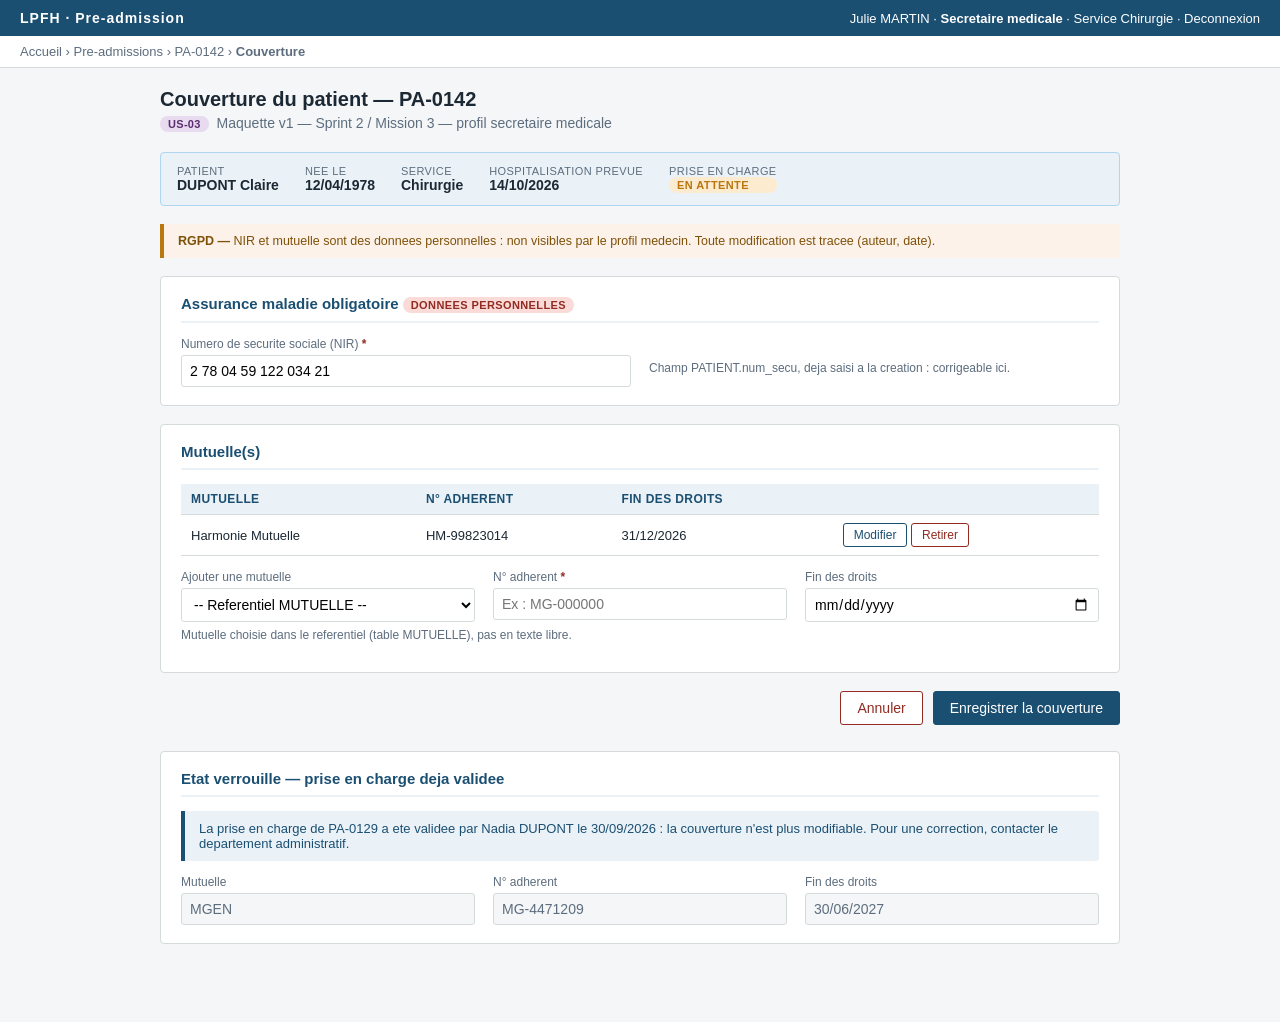
<file: maquettes/secretaire-couverture.html>
<!DOCTYPE html>
<html lang="fr">
<head>
<meta charset="utf-8">
<title>Maquette v1 - Secretaire medicale - Couverture du patient</title>
<link rel="stylesheet" href="style.css">
</head>
<body>
<header class="app">
  <div class="logo">LPFH &middot; Pre-admission</div>
  <div class="user">Julie MARTIN &middot; <strong>Secretaire medicale</strong> &middot; Service Chirurgie &middot; Deconnexion</div>
</header>
<nav class="fil">Accueil &rsaquo; Pre-admissions &rsaquo; PA-0142 &rsaquo; <strong>Couverture</strong></nav>

<main>
  <h1>Couverture du patient &mdash; PA-0142</h1>
  <p class="sous-titre"><span class="us">US-03</span> Maquette v1 &mdash; Sprint 2 / Mission 3 &mdash; profil secretaire medicale</p>

  <div class="bandeau-patient">
    <div><span>Patient</span><strong>DUPONT Claire</strong></div>
    <div><span>Nee le</span><strong>12/04/1978</strong></div>
    <div><span>Service</span><strong>Chirurgie</strong></div>
    <div><span>Hospitalisation prevue</span><strong>14/10/2026</strong></div>
    <div><span>Prise en charge</span><strong><span class="badge attente">En attente</span></strong></div>
  </div>

  <div class="rgpd">
    <strong>RGPD &mdash;</strong> NIR et mutuelle sont des donnees personnelles : non visibles par le profil medecin.
    Toute modification est tracee (auteur, date).
  </div>

  <section class="carte">
    <h2>Assurance maladie obligatoire <span class="badge sensible">Donnees personnelles</span></h2>
    <div class="grille">
      <div class="champ"><label>Numero de securite sociale (NIR) <span class="obli">*</span></label><input value="2 78 04 59 122 034 21"></div>
      <div class="champ"><label>&nbsp;</label><p class="note" style="margin:6px 0 0">Champ PATIENT.num_secu, deja saisi a la creation : corrigeable ici.</p></div>
    </div>
  </section>

  <section class="carte">
    <h2>Mutuelle(s)</h2>
    <table>
      <tr><th>Mutuelle</th><th>N&deg; adherent</th><th>Fin des droits</th><th></th></tr>
      <tr><td>Harmonie Mutuelle</td><td>HM-99823014</td><td>31/12/2026</td><td><button type="button" class="btn-secondaire btn-petit">Modifier</button> <button type="button" class="btn-danger btn-petit">Retirer</button></td></tr>
    </table>
    <div class="grille trois" style="margin-top:14px">
      <div class="champ"><label>Ajouter une mutuelle</label><select><option>-- Referentiel MUTUELLE --</option><option>MGEN</option><option>Malakoff Humanis</option><option>AG2R La Mondiale</option></select></div>
      <div class="champ"><label>N&deg; adherent <span class="obli">*</span></label><input placeholder="Ex : MG-000000"></div>
      <div class="champ"><label>Fin des droits</label><input type="date"></div>
    </div>
    <p class="note">Mutuelle choisie dans le referentiel (table MUTUELLE), pas en texte libre.</p>
  </section>

  <div class="actions">
    <button type="button" class="btn-danger">Annuler</button>
    <button type="button" class="btn-primaire">Enregistrer la couverture</button>
  </div>

  <section class="carte" style="margin-top:26px">
    <h2>Etat verrouille &mdash; prise en charge deja validee</h2>
    <div class="alerte info">La prise en charge de PA-0129 a ete validee par Nadia DUPONT le 30/09/2026 : la couverture n'est plus modifiable.
      Pour une correction, contacter le departement administratif.</div>
    <div class="grille trois">
      <div class="champ"><label>Mutuelle</label><input value="MGEN" readonly></div>
      <div class="champ"><label>N&deg; adherent</label><input value="MG-4471209" readonly></div>
      <div class="champ"><label>Fin des droits</label><input value="30/06/2027" readonly></div>
    </div>
  </section>
</main>
</body>
</html>
</file>
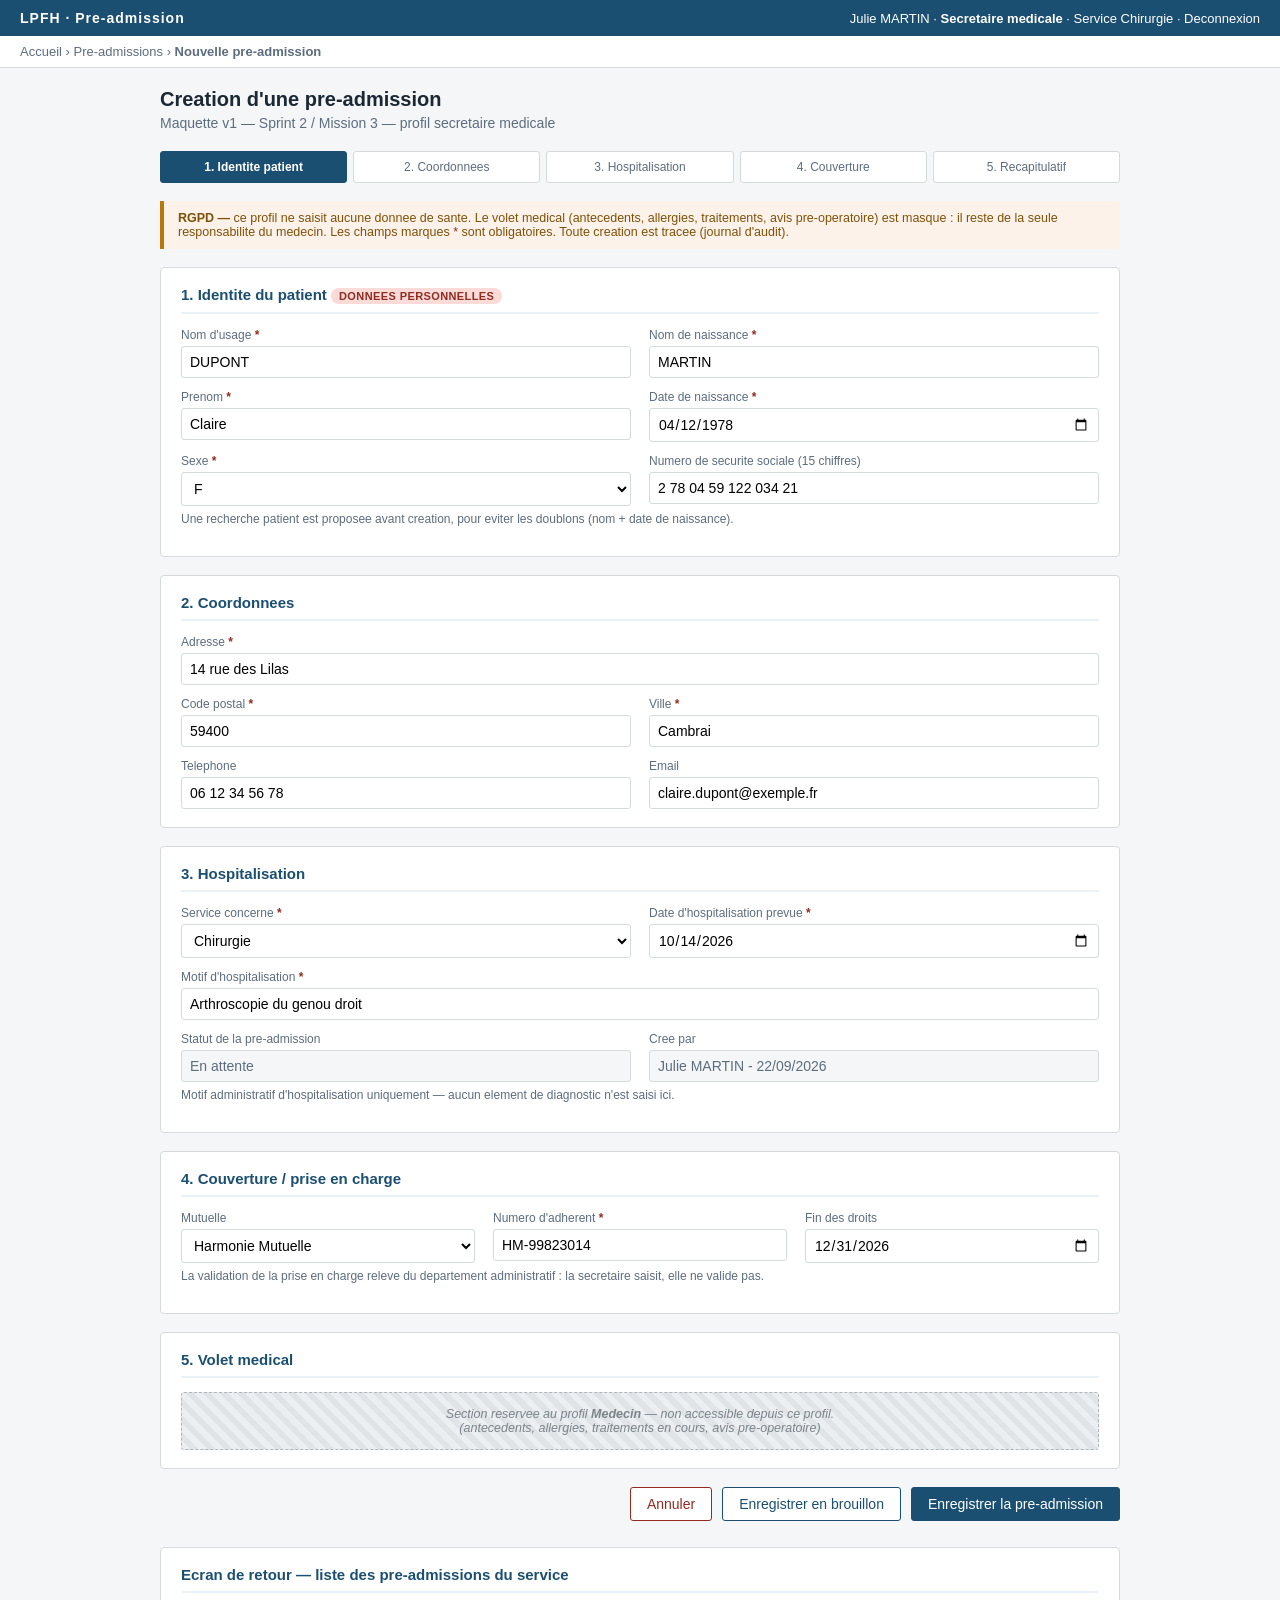
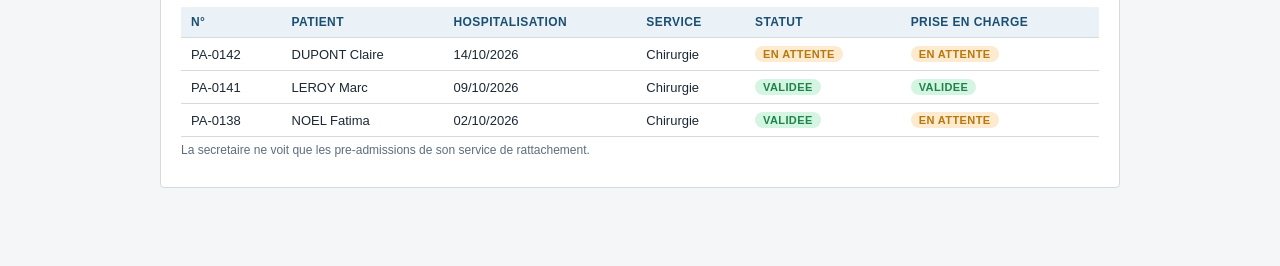
<file: maquettes/secretaire-creation-preadmission.html>
<!DOCTYPE html>
<html lang="fr">
<head>
<meta charset="utf-8">
<title>Maquette v1 - Secretaire medicale - Creation d'une pre-admission</title>
<link rel="stylesheet" href="style.css">
</head>
<body>
<header class="app">
  <div class="logo">LPFH &middot; Pre-admission</div>
  <div class="user">Julie MARTIN &middot; <strong>Secretaire medicale</strong> &middot; Service Chirurgie &middot; Deconnexion</div>
</header>
<nav class="fil">Accueil &rsaquo; Pre-admissions &rsaquo; <strong>Nouvelle pre-admission</strong></nav>

<main>
  <h1>Creation d'une pre-admission</h1>
  <p class="sous-titre">Maquette v1 &mdash; Sprint 2 / Mission 3 &mdash; profil secretaire medicale</p>

  <div class="etapes">
    <div class="etape active">1. Identite patient</div>
    <div class="etape">2. Coordonnees</div>
    <div class="etape">3. Hospitalisation</div>
    <div class="etape">4. Couverture</div>
    <div class="etape">5. Recapitulatif</div>
  </div>

  <div class="rgpd">
    <strong>RGPD &mdash;</strong> ce profil ne saisit aucune donnee de sante. Le volet medical (antecedents, allergies,
    traitements, avis pre-operatoire) est masque : il reste de la seule responsabilite du medecin.
    Les champs marques <span class="obli" style="color:#922b21">*</span> sont obligatoires. Toute creation est tracee (journal d'audit).
  </div>

  <form>
    <section class="carte">
      <h2>1. Identite du patient <span class="badge sensible">Donnees personnelles</span></h2>
      <div class="grille">
        <div class="champ"><label>Nom d'usage <span class="obli">*</span></label><input value="DUPONT"></div>
        <div class="champ"><label>Nom de naissance <span class="obli">*</span></label><input value="MARTIN"></div>
        <div class="champ"><label>Prenom <span class="obli">*</span></label><input value="Claire"></div>
        <div class="champ"><label>Date de naissance <span class="obli">*</span></label><input type="date" value="1978-04-12"></div>
        <div class="champ"><label>Sexe <span class="obli">*</span></label>
          <select><option>F</option><option>M</option></select></div>
        <div class="champ"><label>Numero de securite sociale (15 chiffres)</label><input value="2 78 04 59 122 034 21"></div>
      </div>
      <p class="note">Une recherche patient est proposee avant creation, pour eviter les doublons (nom + date de naissance).</p>
    </section>

    <section class="carte">
      <h2>2. Coordonnees</h2>
      <div class="grille">
        <div class="champ large"><label>Adresse <span class="obli">*</span></label><input value="14 rue des Lilas"></div>
        <div class="champ"><label>Code postal <span class="obli">*</span></label><input value="59400"></div>
        <div class="champ"><label>Ville <span class="obli">*</span></label><input value="Cambrai"></div>
        <div class="champ"><label>Telephone</label><input value="06 12 34 56 78"></div>
        <div class="champ"><label>Email</label><input value="claire.dupont@exemple.fr"></div>
      </div>
    </section>

    <section class="carte">
      <h2>3. Hospitalisation</h2>
      <div class="grille">
        <div class="champ"><label>Service concerne <span class="obli">*</span></label>
          <select><option>Chirurgie</option><option>Neurologie</option><option>Radiologie</option></select></div>
        <div class="champ"><label>Date d'hospitalisation prevue <span class="obli">*</span></label><input type="date" value="2026-10-14"></div>
        <div class="champ large"><label>Motif d'hospitalisation <span class="obli">*</span></label>
          <input value="Arthroscopie du genou droit"></div>
        <div class="champ"><label>Statut de la pre-admission</label><input value="En attente" readonly></div>
        <div class="champ"><label>Cree par</label><input value="Julie MARTIN - 22/09/2026" readonly></div>
      </div>
      <p class="note">Motif administratif d'hospitalisation uniquement &mdash; aucun element de diagnostic n'est saisi ici.</p>
    </section>

    <section class="carte">
      <h2>4. Couverture / prise en charge</h2>
      <div class="grille trois">
        <div class="champ"><label>Mutuelle</label>
          <select><option>Harmonie Mutuelle</option><option>MGEN</option><option>Aucune</option></select></div>
        <div class="champ"><label>Numero d'adherent <span class="obli">*</span></label><input value="HM-99823014"></div>
        <div class="champ"><label>Fin des droits</label><input type="date" value="2026-12-31"></div>
      </div>
      <p class="note">La validation de la prise en charge releve du departement administratif : la secretaire saisit, elle ne valide pas.</p>
    </section>

    <section class="carte">
      <h2>5. Volet medical</h2>
      <div class="masque">
        Section reservee au profil <strong>Medecin</strong> &mdash; non accessible depuis ce profil.<br>
        (antecedents, allergies, traitements en cours, avis pre-operatoire)
      </div>
    </section>

    <div class="actions">
      <button type="button" class="btn-danger">Annuler</button>
      <button type="button" class="btn-secondaire">Enregistrer en brouillon</button>
      <button type="button" class="btn-primaire">Enregistrer la pre-admission</button>
    </div>
  </form>

  <section class="carte" style="margin-top:26px">
    <h2>Ecran de retour &mdash; liste des pre-admissions du service</h2>
    <table>
      <tr><th>N&deg;</th><th>Patient</th><th>Hospitalisation</th><th>Service</th><th>Statut</th><th>Prise en charge</th></tr>
      <tr><td>PA-0142</td><td>DUPONT Claire</td><td>14/10/2026</td><td>Chirurgie</td><td><span class="badge attente">En attente</span></td><td><span class="badge attente">En attente</span></td></tr>
      <tr><td>PA-0141</td><td>LEROY Marc</td><td>09/10/2026</td><td>Chirurgie</td><td><span class="badge validee">Validee</span></td><td><span class="badge validee">Validee</span></td></tr>
      <tr><td>PA-0138</td><td>NOEL Fatima</td><td>02/10/2026</td><td>Chirurgie</td><td><span class="badge validee">Validee</span></td><td><span class="badge attente">En attente</span></td></tr>
    </table>
    <p class="note">La secretaire ne voit que les pre-admissions de son service de rattachement.</p>
  </section>
</main>
</body>
</html>
</file>
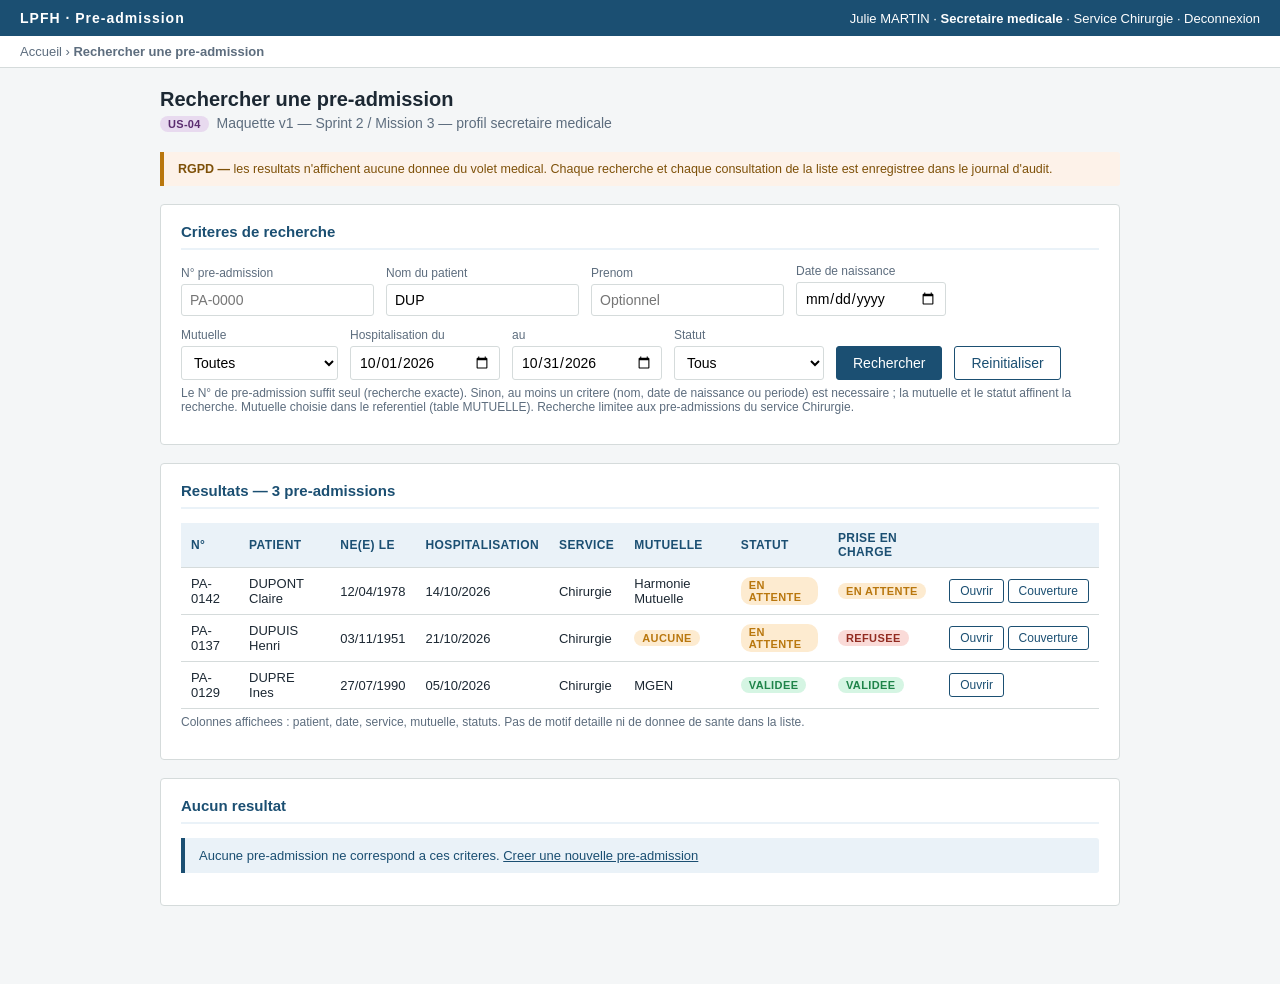
<file: maquettes/secretaire-recherche-preadmission.html>
<!DOCTYPE html>
<html lang="fr">
<head>
<meta charset="utf-8">
<title>Maquette v1 - Secretaire medicale - Recherche d'une pre-admission</title>
<link rel="stylesheet" href="style.css">
</head>
<body>
<header class="app">
  <div class="logo">LPFH &middot; Pre-admission</div>
  <div class="user">Julie MARTIN &middot; <strong>Secretaire medicale</strong> &middot; Service Chirurgie &middot; Deconnexion</div>
</header>
<nav class="fil">Accueil &rsaquo; <strong>Rechercher une pre-admission</strong></nav>

<main>
  <h1>Rechercher une pre-admission</h1>
  <p class="sous-titre"><span class="us">US-04</span> Maquette v1 &mdash; Sprint 2 / Mission 3 &mdash; profil secretaire medicale</p>

  <div class="rgpd">
    <strong>RGPD &mdash;</strong> les resultats n'affichent aucune donnee du volet medical. Chaque recherche et chaque consultation
    de la liste est enregistree dans le journal d'audit.
  </div>

  <section class="carte">
    <h2>Criteres de recherche</h2>
    <div class="filtres">
      <div class="champ"><label>N&deg; pre-admission</label><input placeholder="PA-0000"></div>
      <div class="champ"><label>Nom du patient</label><input value="DUP"></div>
      <div class="champ"><label>Prenom</label><input placeholder="Optionnel"></div>
      <div class="champ"><label>Date de naissance</label><input type="date"></div>
      <div class="champ"><label>Mutuelle</label><select><option>Toutes</option><option>Sans mutuelle</option><option>AG2R La Mondiale</option><option>Harmonie Mutuelle</option><option>Malakoff Humanis</option><option>MGEN</option></select></div>
      <div class="champ"><label>Hospitalisation du</label><input type="date" value="2026-10-01"></div>
      <div class="champ"><label>au</label><input type="date" value="2026-10-31"></div>
      <div class="champ"><label>Statut</label><select><option>Tous</option><option>En attente</option><option>Validee</option><option>Refusee</option><option>Annulee</option></select></div>
      <button type="button" class="btn-primaire">Rechercher</button>
      <button type="button" class="btn-secondaire">Reinitialiser</button>
    </div>
    <p class="note">Le N&deg; de pre-admission suffit seul (recherche exacte). Sinon, au moins un critere (nom, date de naissance ou periode) est necessaire ; la mutuelle et le statut affinent la recherche. Mutuelle choisie dans le referentiel (table MUTUELLE). Recherche limitee aux pre-admissions du service Chirurgie.</p>
  </section>

  <section class="carte">
    <h2>Resultats &mdash; 3 pre-admissions</h2>
    <table>
      <tr><th>N&deg;</th><th>Patient</th><th>Ne(e) le</th><th>Hospitalisation</th><th>Service</th><th>Mutuelle</th><th>Statut</th><th>Prise en charge</th><th></th></tr>
      <tr><td>PA-0142</td><td>DUPONT Claire</td><td>12/04/1978</td><td>14/10/2026</td><td>Chirurgie</td><td>Harmonie Mutuelle</td><td><span class="badge attente">En attente</span></td><td><span class="badge attente">En attente</span></td>
        <td><button type="button" class="btn-secondaire btn-petit">Ouvrir</button> <button type="button" class="btn-secondaire btn-petit">Couverture</button></td></tr>
      <tr><td>PA-0137</td><td>DUPUIS Henri</td><td>03/11/1951</td><td>21/10/2026</td><td>Chirurgie</td><td><span class="badge attente">Aucune</span></td><td><span class="badge attente">En attente</span></td><td><span class="badge refusee">Refusee</span></td>
        <td><button type="button" class="btn-secondaire btn-petit">Ouvrir</button> <button type="button" class="btn-secondaire btn-petit">Couverture</button></td></tr>
      <tr><td>PA-0129</td><td>DUPRE Ines</td><td>27/07/1990</td><td>05/10/2026</td><td>Chirurgie</td><td>MGEN</td><td><span class="badge validee">Validee</span></td><td><span class="badge validee">Validee</span></td>
        <td><button type="button" class="btn-secondaire btn-petit">Ouvrir</button></td></tr>
    </table>
    <p class="note">Colonnes affichees : patient, date, service, mutuelle, statuts. Pas de motif detaille ni de donnee de sante dans la liste.</p>
  </section>

  <section class="carte">
    <h2>Aucun resultat</h2>
    <div class="alerte info">Aucune pre-admission ne correspond a ces criteres. <a href="secretaire-creation-preadmission.html">Creer une nouvelle pre-admission</a></div>
  </section>
</main>
</body>
</html>
</file>
<file: maquettes/style.css>
/* Maquettes v1 - AP Pre-admission LPFH - Sprint 2 / Mission 3 */
:root{
  --bleu:#1b4f72; --bleu-clair:#eaf2f8; --gris:#f4f6f7; --bord:#d5dbdb;
  --texte:#1c2833; --gris-txt:#5d6d7e; --rouge:#922b21; --vert:#1e8449; --orange:#b9770e;
}
*{box-sizing:border-box}
body{margin:0;font-family:Segoe UI,Arial,sans-serif;color:var(--texte);background:var(--gris);font-size:14px}
header.app{background:var(--bleu);color:#fff;padding:10px 20px;display:flex;justify-content:space-between;align-items:center}
header.app .logo{font-weight:bold;letter-spacing:1px}
header.app .user{font-size:13px}
nav.fil{background:#fff;border-bottom:1px solid var(--bord);padding:8px 20px;font-size:13px;color:var(--gris-txt)}
main{max-width:1000px;margin:20px auto;padding:0 20px 40px}
h1{font-size:20px;margin:0 0 4px}
.sous-titre{color:var(--gris-txt);margin:0 0 20px}
.carte{background:#fff;border:1px solid var(--bord);border-radius:4px;padding:18px 20px;margin-bottom:18px}
.carte h2{font-size:15px;margin:0 0 14px;padding-bottom:8px;border-bottom:2px solid var(--bleu-clair);color:var(--bleu)}
.grille{display:grid;grid-template-columns:1fr 1fr;gap:12px 18px}
.grille.trois{grid-template-columns:1fr 1fr 1fr}
.champ{display:flex;flex-direction:column}
.champ.large{grid-column:1/-1}
label{font-size:12px;color:var(--gris-txt);margin-bottom:4px}
label .obli{color:var(--rouge);font-weight:bold}
input,select,textarea{border:1px solid var(--bord);border-radius:3px;padding:7px 8px;font:inherit;background:#fff}
textarea{min-height:70px;resize:vertical}
input[readonly],textarea[readonly]{background:var(--gris);color:var(--gris-txt)}
.etapes{display:flex;gap:6px;margin-bottom:18px;flex-wrap:wrap}
.etape{flex:1;min-width:120px;background:#fff;border:1px solid var(--bord);border-radius:3px;padding:8px 10px;font-size:12px;color:var(--gris-txt);text-align:center}
.etape.active{background:var(--bleu);color:#fff;border-color:var(--bleu);font-weight:bold}
.etape.faite{background:var(--bleu-clair);color:var(--bleu);border-color:#aed6f1}
.actions{display:flex;gap:10px;justify-content:flex-end;margin-top:6px}
button{font:inherit;padding:8px 16px;border-radius:3px;border:1px solid var(--bleu);cursor:pointer}
.btn-primaire{background:var(--bleu);color:#fff}
.btn-secondaire{background:#fff;color:var(--bleu)}
.btn-danger{background:#fff;color:var(--rouge);border-color:var(--rouge)}
.rgpd{background:#fdf2e9;border-left:4px solid var(--orange);padding:10px 14px;font-size:12.5px;color:#7e5109;margin-bottom:18px;border-radius:0 3px 3px 0}
.rgpd strong{color:#7e5109}
.masque{background:repeating-linear-gradient(45deg,#eceff1,#eceff1 6px,#e0e4e6 6px,#e0e4e6 12px);border:1px dashed #b0b7bc;border-radius:3px;padding:14px;color:#7b8489;font-style:italic;font-size:12.5px;text-align:center}
.badge{display:inline-block;font-size:11px;padding:2px 8px;border-radius:10px;font-weight:bold;text-transform:uppercase;letter-spacing:.4px}
.badge.attente{background:#fdebd0;color:var(--orange)}
.badge.validee{background:#d5f5e3;color:var(--vert)}
.badge.sensible{background:#fadbd8;color:var(--rouge)}
table{width:100%;border-collapse:collapse;font-size:13px}
th,td{text-align:left;padding:8px 10px;border-bottom:1px solid var(--bord)}
th{background:var(--bleu-clair);color:var(--bleu);font-size:12px;text-transform:uppercase;letter-spacing:.4px}
.note{font-size:12px;color:var(--gris-txt);margin-top:6px}
.bandeau-patient{display:flex;gap:26px;flex-wrap:wrap;background:var(--bleu-clair);border:1px solid #aed6f1;border-radius:4px;padding:12px 16px;margin-bottom:18px}
.bandeau-patient div span{display:block;font-size:11px;color:var(--gris-txt);text-transform:uppercase;letter-spacing:.4px}
.bandeau-patient div strong{font-size:14px}
ul.liste{margin:0;padding-left:18px}
ul.liste li{margin-bottom:6px}
a{color:var(--bleu)}

/* --- Ajouts seance 5 (profils administratif / DSI, connexion, recherche) --- */
.us{display:inline-block;background:#e8daef;color:#5b2c6f;font-size:11px;font-weight:bold;padding:2px 8px;border-radius:10px;margin-right:4px;letter-spacing:.3px}
.badge.refusee{background:#fadbd8;color:var(--rouge)}
.badge.inactif{background:#e5e8e8;color:var(--gris-txt)}
.badge.info{background:var(--bleu-clair);color:var(--bleu)}
.alerte{border-left:4px solid;padding:10px 14px;border-radius:0 3px 3px 0;margin-bottom:14px;font-size:13px}
.alerte.erreur{background:#fdedec;border-color:var(--rouge);color:var(--rouge)}
.alerte.succes{background:#e9f7ef;border-color:var(--vert);color:#145a32}
.alerte.info{background:var(--bleu-clair);border-color:var(--bleu);color:var(--bleu)}
.btn-petit{padding:4px 10px;font-size:12px}
button[disabled]{opacity:.45;cursor:not-allowed}
.filtres{display:flex;gap:12px;align-items:flex-end;flex-wrap:wrap}
.filtres .champ{min-width:150px}
.kpi{display:grid;grid-template-columns:repeat(4,1fr);gap:12px;margin-bottom:18px}
.kpi div{background:#fff;border:1px solid var(--bord);border-radius:4px;padding:12px 14px}
.kpi span{display:block;font-size:11px;color:var(--gris-txt);text-transform:uppercase;letter-spacing:.4px}
.kpi strong{font-size:22px;color:var(--bleu)}
.barre{background:#eaeded;border-radius:3px;height:14px;min-width:140px}
.barre span{display:block;height:100%;border-radius:3px;background:var(--bleu)}
.barre span.haut{background:var(--rouge)}
.barre span.bas{background:#7fb3d5}
.login{max-width:400px;margin:50px auto 0}
.login .logo-login{text-align:center;color:var(--bleu);font-weight:bold;font-size:18px;letter-spacing:1px;margin-bottom:4px}
.login .champ{margin-bottom:12px}
.login button{width:100%}
.etats{display:grid;grid-template-columns:repeat(3,1fr);gap:14px}
.etats .carte{margin:0}
.modale{border:2px solid var(--bleu);box-shadow:0 8px 24px rgba(27,79,114,.18)}
.modale h2{border-bottom-color:var(--bleu)}
.cadenas{font-size:40px;text-align:center;color:var(--rouge);margin-bottom:6px}
tr.revoquee td{color:#99a3a4;text-decoration:line-through}
tr.revoquee td:last-child,tr.revoquee td .badge{text-decoration:none}
td:last-child{white-space:nowrap}
</file>
